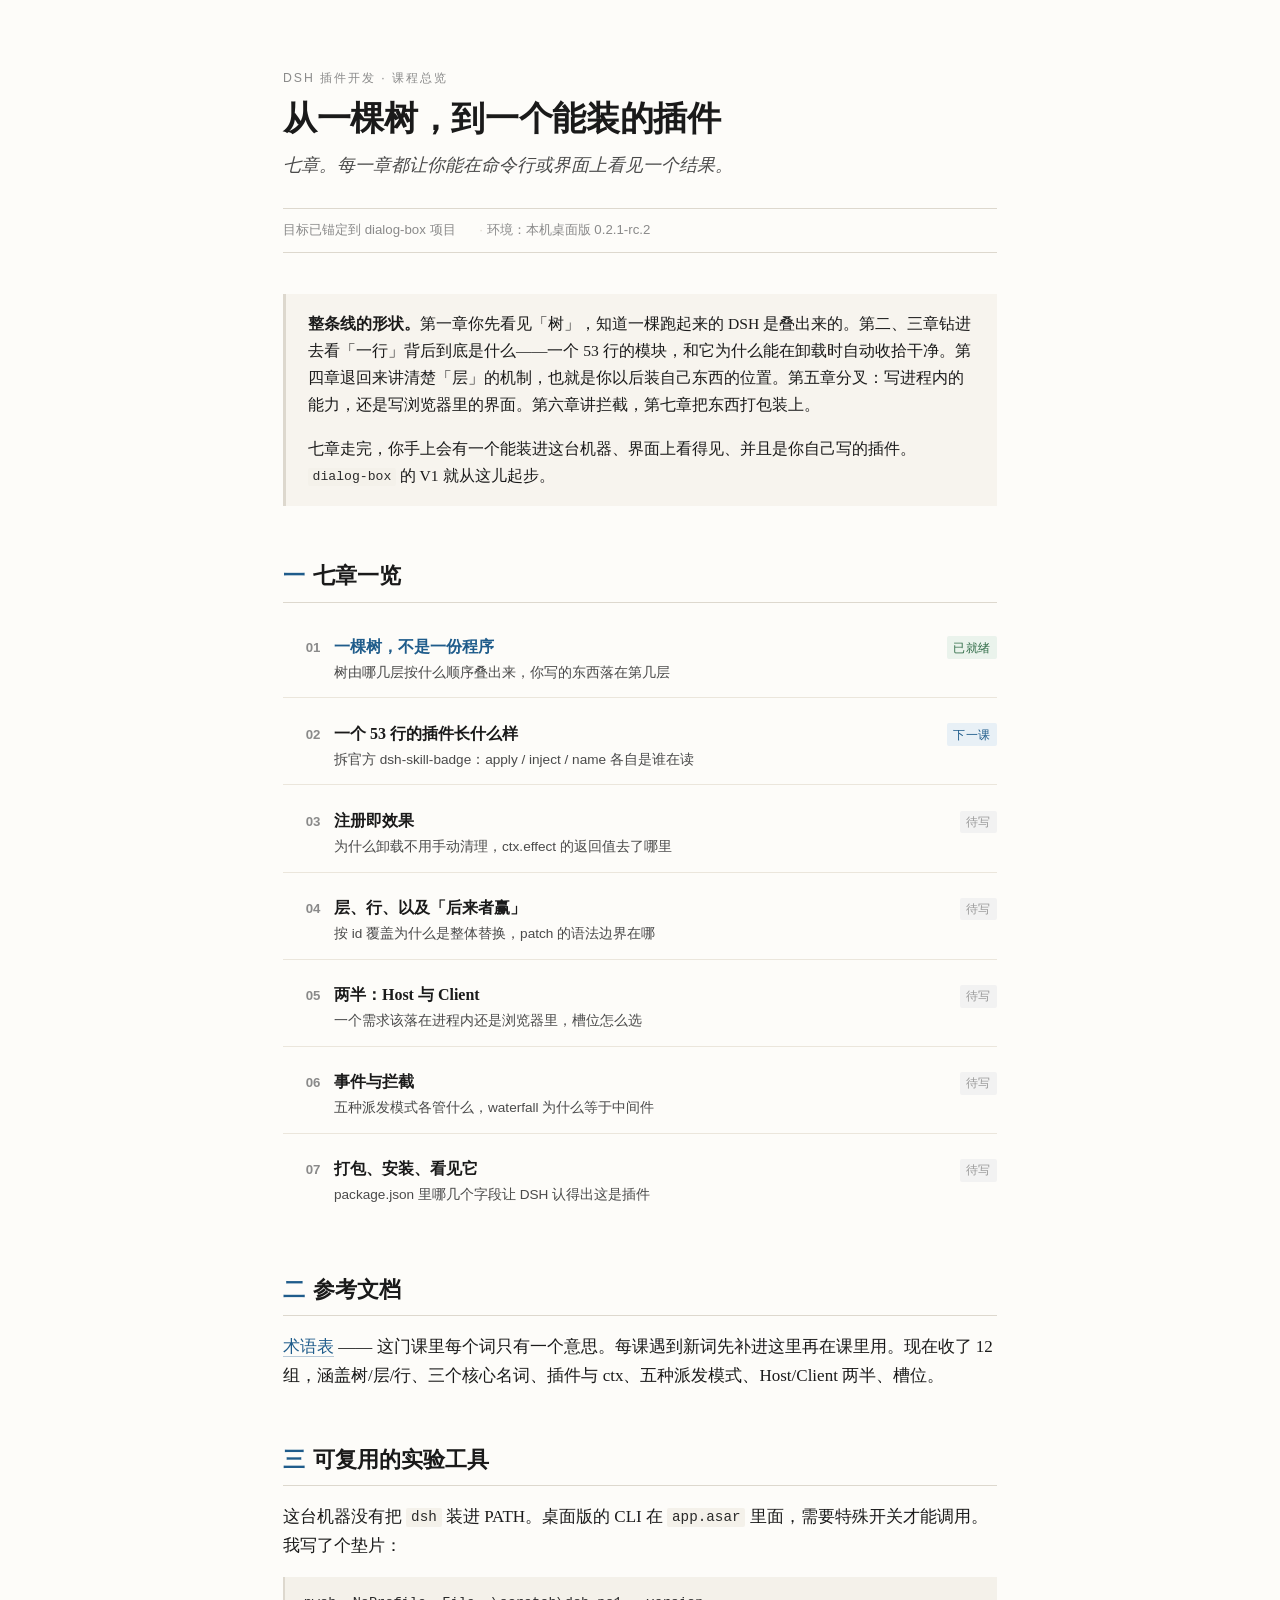
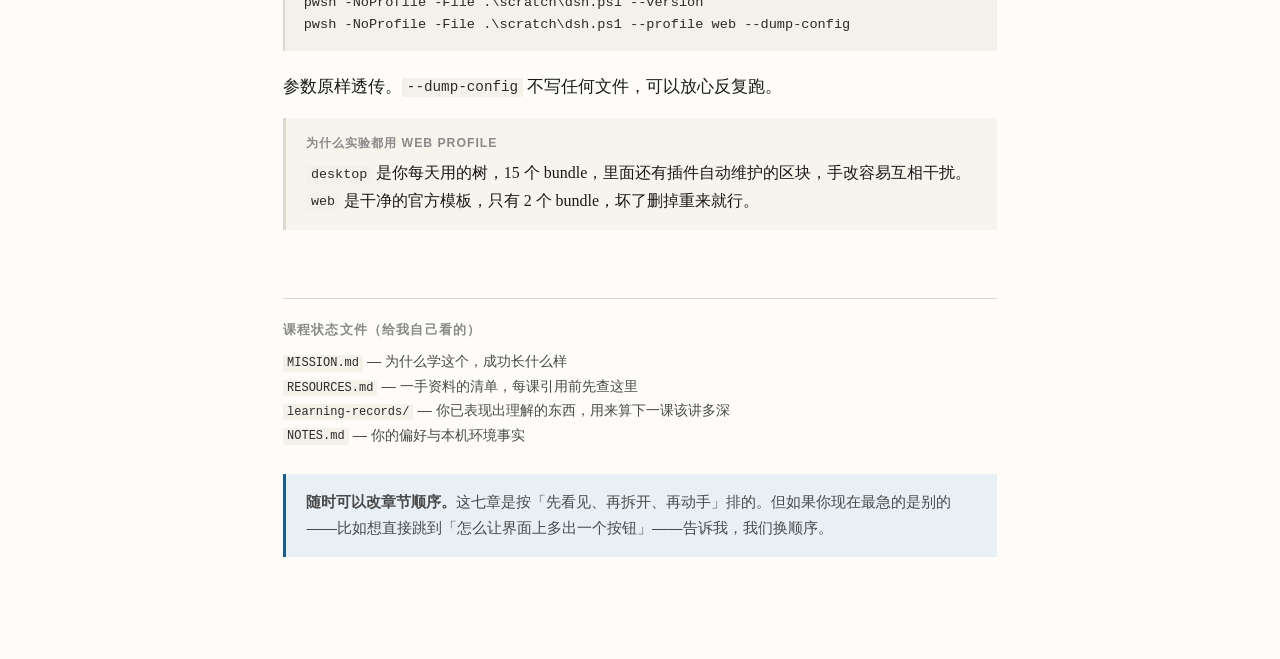
<file: index.html>
<!DOCTYPE html>
<html lang="zh-CN">
<head>
<meta charset="UTF-8">
<meta name="viewport" content="width=device-width, initial-scale=1.0">
<title>DSH 插件开发 · 课程总览</title>
<link rel="stylesheet" href="assets/course.css">
<style>
  .chapter-list { list-style: none; padding: 0; margin: 0 0 1.6rem; }
  .chapter-list li {
    display: grid;
    grid-template-columns: 2.2rem 1fr auto;
    gap: 0.8rem;
    padding: 0.85rem 0;
    border-bottom: 1px solid var(--rule-soft);
    align-items: baseline;
  }
  .chapter-list li:last-child { border-bottom: none; }
  .ch-num {
    font-family: var(--sans);
    font-size: 0.78rem;
    font-weight: 600;
    color: var(--ink-faint);
    text-align: right;
  }
  .ch-body { font-size: 0.94rem; }
  .ch-title { font-weight: 600; display: block; margin-bottom: 0.15rem; }
  .ch-title a { border-bottom: none; }
  .ch-title a:hover { border-bottom: 1px solid var(--accent); }
  .ch-answer {
    font-family: var(--sans);
    font-size: 0.8rem;
    color: var(--ink-soft);
    display: block;
    line-height: 1.5;
  }
  .ch-status {
    font-family: var(--sans);
    font-size: 0.7rem;
    letter-spacing: 0.05em;
    padding: 0.1em 0.5em;
    border-radius: 2px;
    white-space: nowrap;
  }
  .st-done { background: var(--ok-lt); color: var(--ok); }
  .st-next { background: var(--accent-lt); color: var(--accent); }
  .st-todo { background: #f2f2f2; color: #999; }
  .arc {
    background: var(--paper-warm);
    border-left: 3px solid var(--rule);
    padding: 1rem 1.3rem;
    margin: 0 0 2rem;
    font-size: 0.92rem;
  }
  .arc p:last-child { margin-bottom: 0; }
</style>
</head>
<body>

<div class="course-mark">DSH 插件开发 · 课程总览</div>
<h1>从一棵树，到一个能装的插件</h1>
<p class="subtitle">七章。每一章都让你能在命令行或界面上看见一个结果。</p>

<div class="meta-strip">
  <span>目标已锚定到 dialog-box 项目</span>
  <span>环境：本机桌面版 0.2.1-rc.2</span>
</div>

<div class="arc">
  <p><strong>整条线的形状。</strong>第一章你先看见「树」，知道一棵跑起来的 DSH 是叠出来的。第二、三章钻进去看「一行」背后到底是什么——一个 53 行的模块，和它为什么能在卸载时自动收拾干净。第四章退回来讲清楚「层」的机制，也就是你以后装自己东西的位置。第五章分叉：写进程内的能力，还是写浏览器里的界面。第六章讲拦截，第七章把东西打包装上。</p>
  <p>七章走完，你手上会有一个能装进这台机器、界面上看得见、并且是你自己写的插件。<code>dialog-box</code> 的 V1 就从这儿起步。</p>
</div>

<h2><span class="num">一</span>七章一览</h2>

<ul class="chapter-list">
  <li>
    <span class="ch-num">01</span>
    <span class="ch-body">
      <span class="ch-title"><a href="lessons/0001-a-tree-not-a-program.html">一棵树，不是一份程序</a></span>
      <span class="ch-answer">树由哪几层按什么顺序叠出来，你写的东西落在第几层</span>
    </span>
    <span class="ch-status st-done">已就绪</span>
  </li>
  <li>
    <span class="ch-num">02</span>
    <span class="ch-body">
      <span class="ch-title">一个 53 行的插件长什么样</span>
      <span class="ch-answer">拆官方 dsh-skill-badge：apply / inject / name 各自是谁在读</span>
    </span>
    <span class="ch-status st-next">下一课</span>
  </li>
  <li>
    <span class="ch-num">03</span>
    <span class="ch-body">
      <span class="ch-title">注册即效果</span>
      <span class="ch-answer">为什么卸载不用手动清理，ctx.effect 的返回值去了哪里</span>
    </span>
    <span class="ch-status st-todo">待写</span>
  </li>
  <li>
    <span class="ch-num">04</span>
    <span class="ch-body">
      <span class="ch-title">层、行、以及「后来者赢」</span>
      <span class="ch-answer">按 id 覆盖为什么是整体替换，patch 的语法边界在哪</span>
    </span>
    <span class="ch-status st-todo">待写</span>
  </li>
  <li>
    <span class="ch-num">05</span>
    <span class="ch-body">
      <span class="ch-title">两半：Host 与 Client</span>
      <span class="ch-answer">一个需求该落在进程内还是浏览器里，槽位怎么选</span>
    </span>
    <span class="ch-status st-todo">待写</span>
  </li>
  <li>
    <span class="ch-num">06</span>
    <span class="ch-body">
      <span class="ch-title">事件与拦截</span>
      <span class="ch-answer">五种派发模式各管什么，waterfall 为什么等于中间件</span>
    </span>
    <span class="ch-status st-todo">待写</span>
  </li>
  <li>
    <span class="ch-num">07</span>
    <span class="ch-body">
      <span class="ch-title">打包、安装、看见它</span>
      <span class="ch-answer">package.json 里哪几个字段让 DSH 认得出这是插件</span>
    </span>
    <span class="ch-status st-todo">待写</span>
  </li>
</ul>

<h2><span class="num">二</span>参考文档</h2>

<p><a href="reference/glossary.html">术语表</a> —— 这门课里每个词只有一个意思。每课遇到新词先补进这里再在课里用。现在收了 12 组，涵盖树/层/行、三个核心名词、插件与 ctx、五种派发模式、Host/Client 两半、槽位。</p>

<h2><span class="num">三</span>可复用的实验工具</h2>

<p>这台机器没有把 <code>dsh</code> 装进 PATH。桌面版的 CLI 在 <code>app.asar</code> 里面，需要特殊开关才能调用。我写了个垫片：</p>

<pre><code>pwsh -NoProfile -File .\scratch\dsh.ps1 --version
pwsh -NoProfile -File .\scratch\dsh.ps1 --profile web --dump-config</code></pre>

<p>参数原样透传。<code>--dump-config</code> 不写任何文件，可以放心反复跑。</p>

<div class="note">
  <span class="label">为什么实验都用 web profile</span>
  <p><code>desktop</code> 是你每天用的树，15 个 bundle，里面还有插件自动维护的区块，手改容易互相干扰。<code>web</code> 是干净的官方模板，只有 2 个 bundle，坏了删掉重来就行。</p>
</div>

<div class="lesson-footer">
  <h3>课程状态文件（给我自己看的）</h3>
  <p>
    <code>MISSION.md</code> — 为什么学这个，成功长什么样<br>
    <code>RESOURCES.md</code> — 一手资料的清单，每课引用前先查这里<br>
    <code>learning-records/</code> — 你已表现出理解的东西，用来算下一课该讲多深<br>
    <code>NOTES.md</code> — 你的偏好与本机环境事实
  </p>

  <div class="ask-teacher">
    <p><strong>随时可以改章节顺序。</strong>这七章是按「先看见、再拆开、再动手」排的。但如果你现在最急的是别的——比如想直接跳到「怎么让界面上多出一个按钮」——告诉我，我们换顺序。</p>
  </div>
</div>

</body>
</html>
</file>
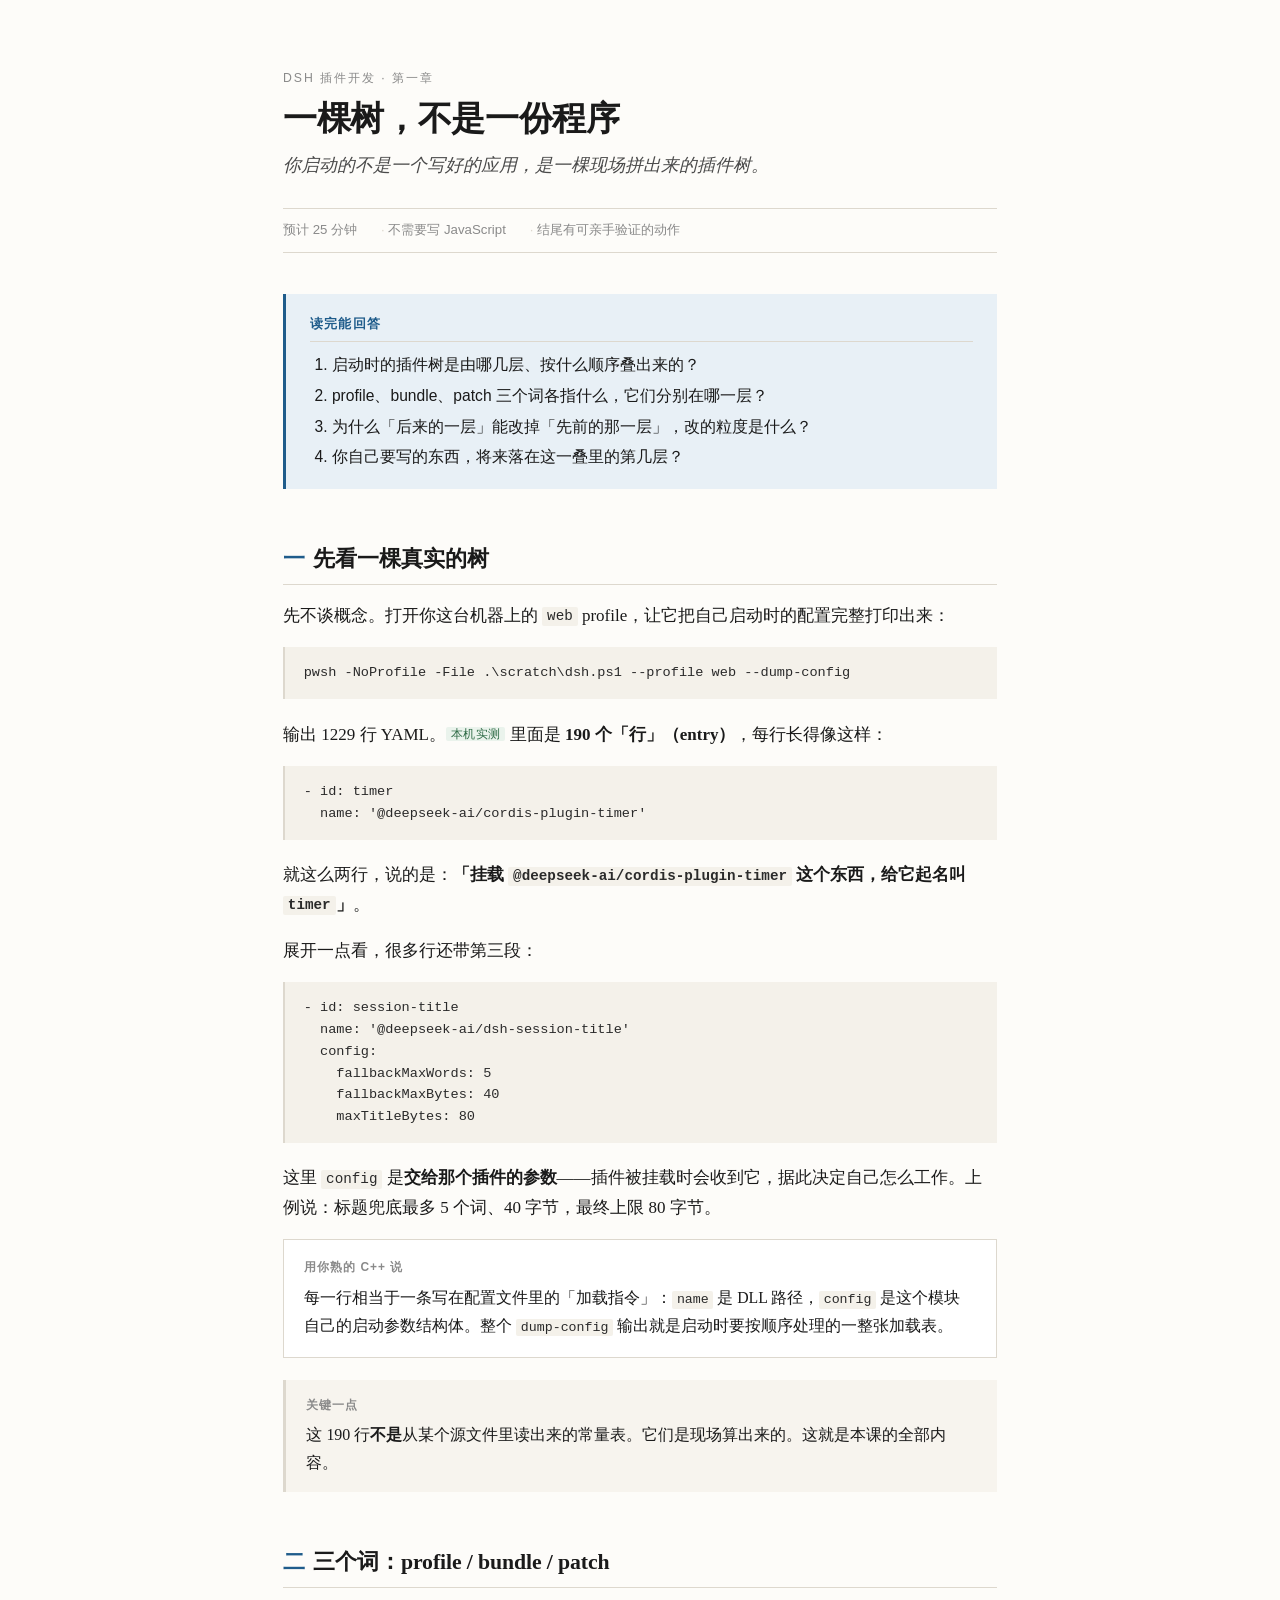
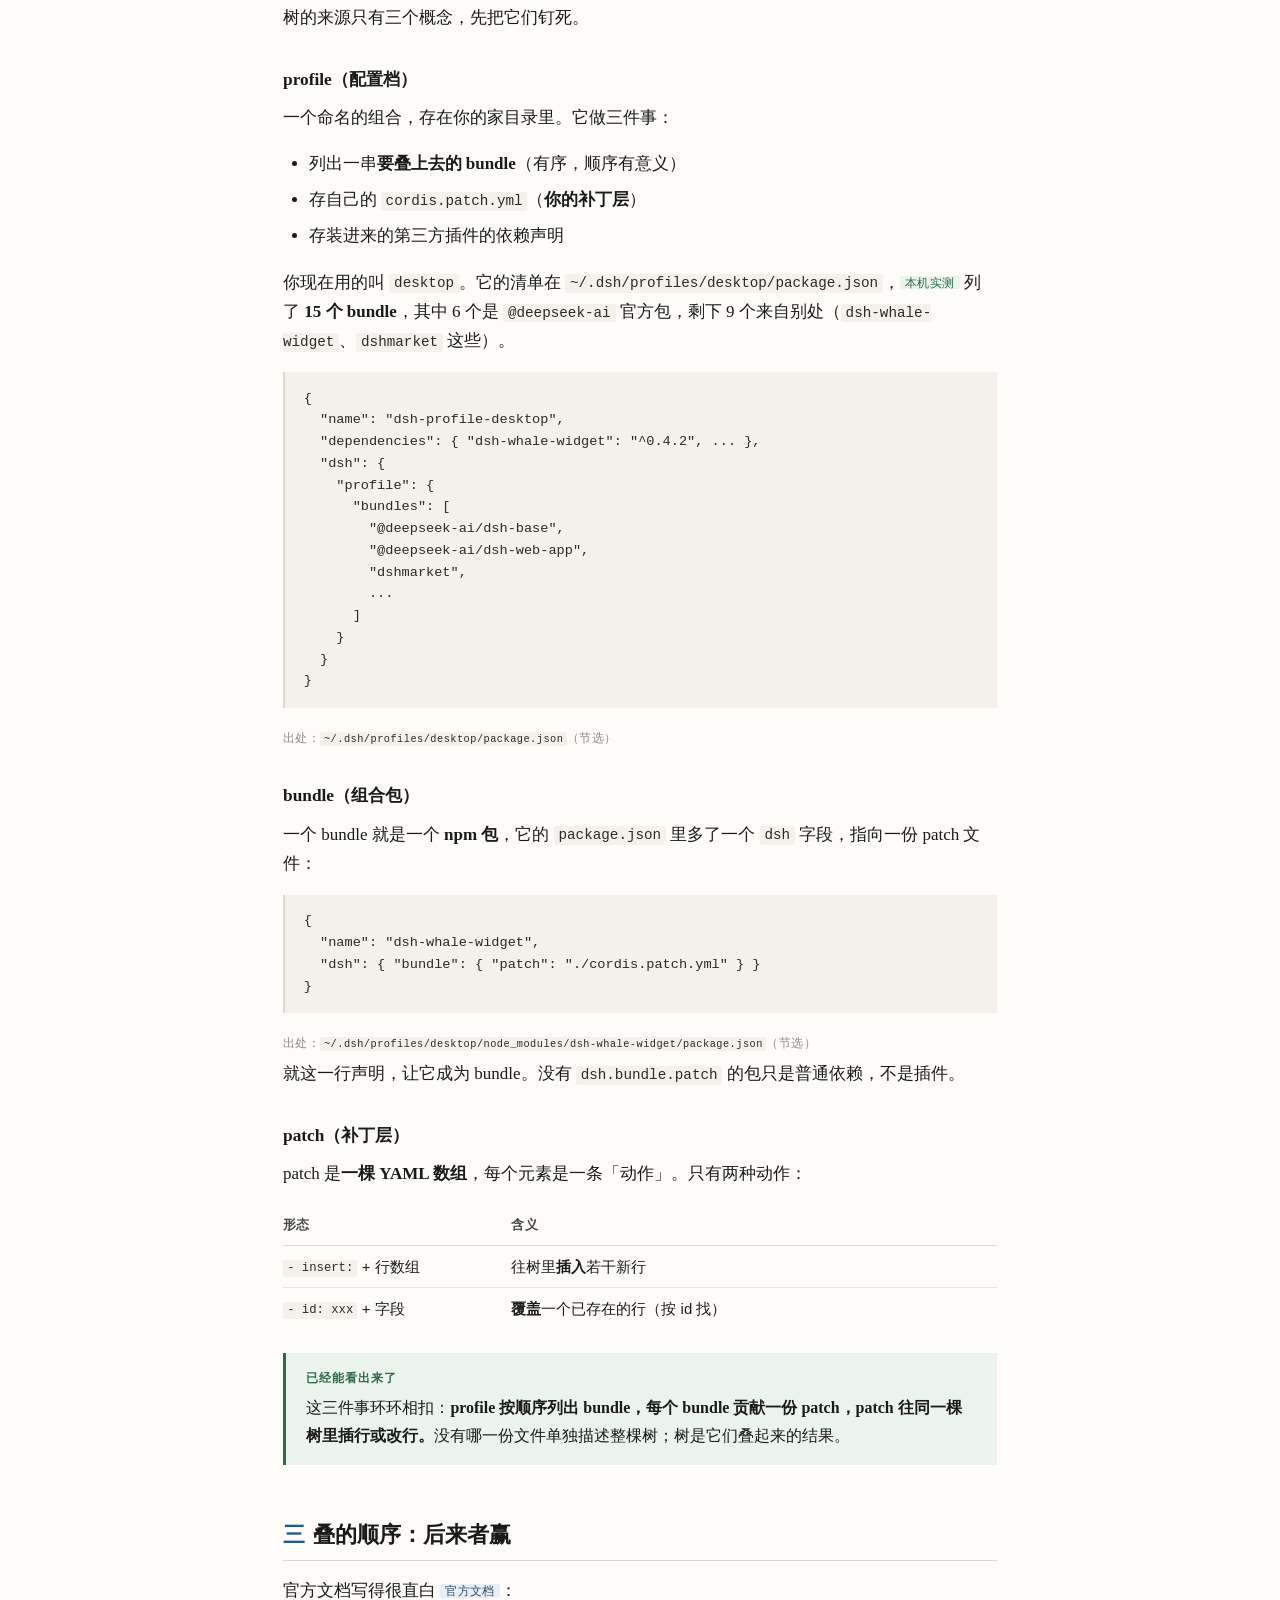
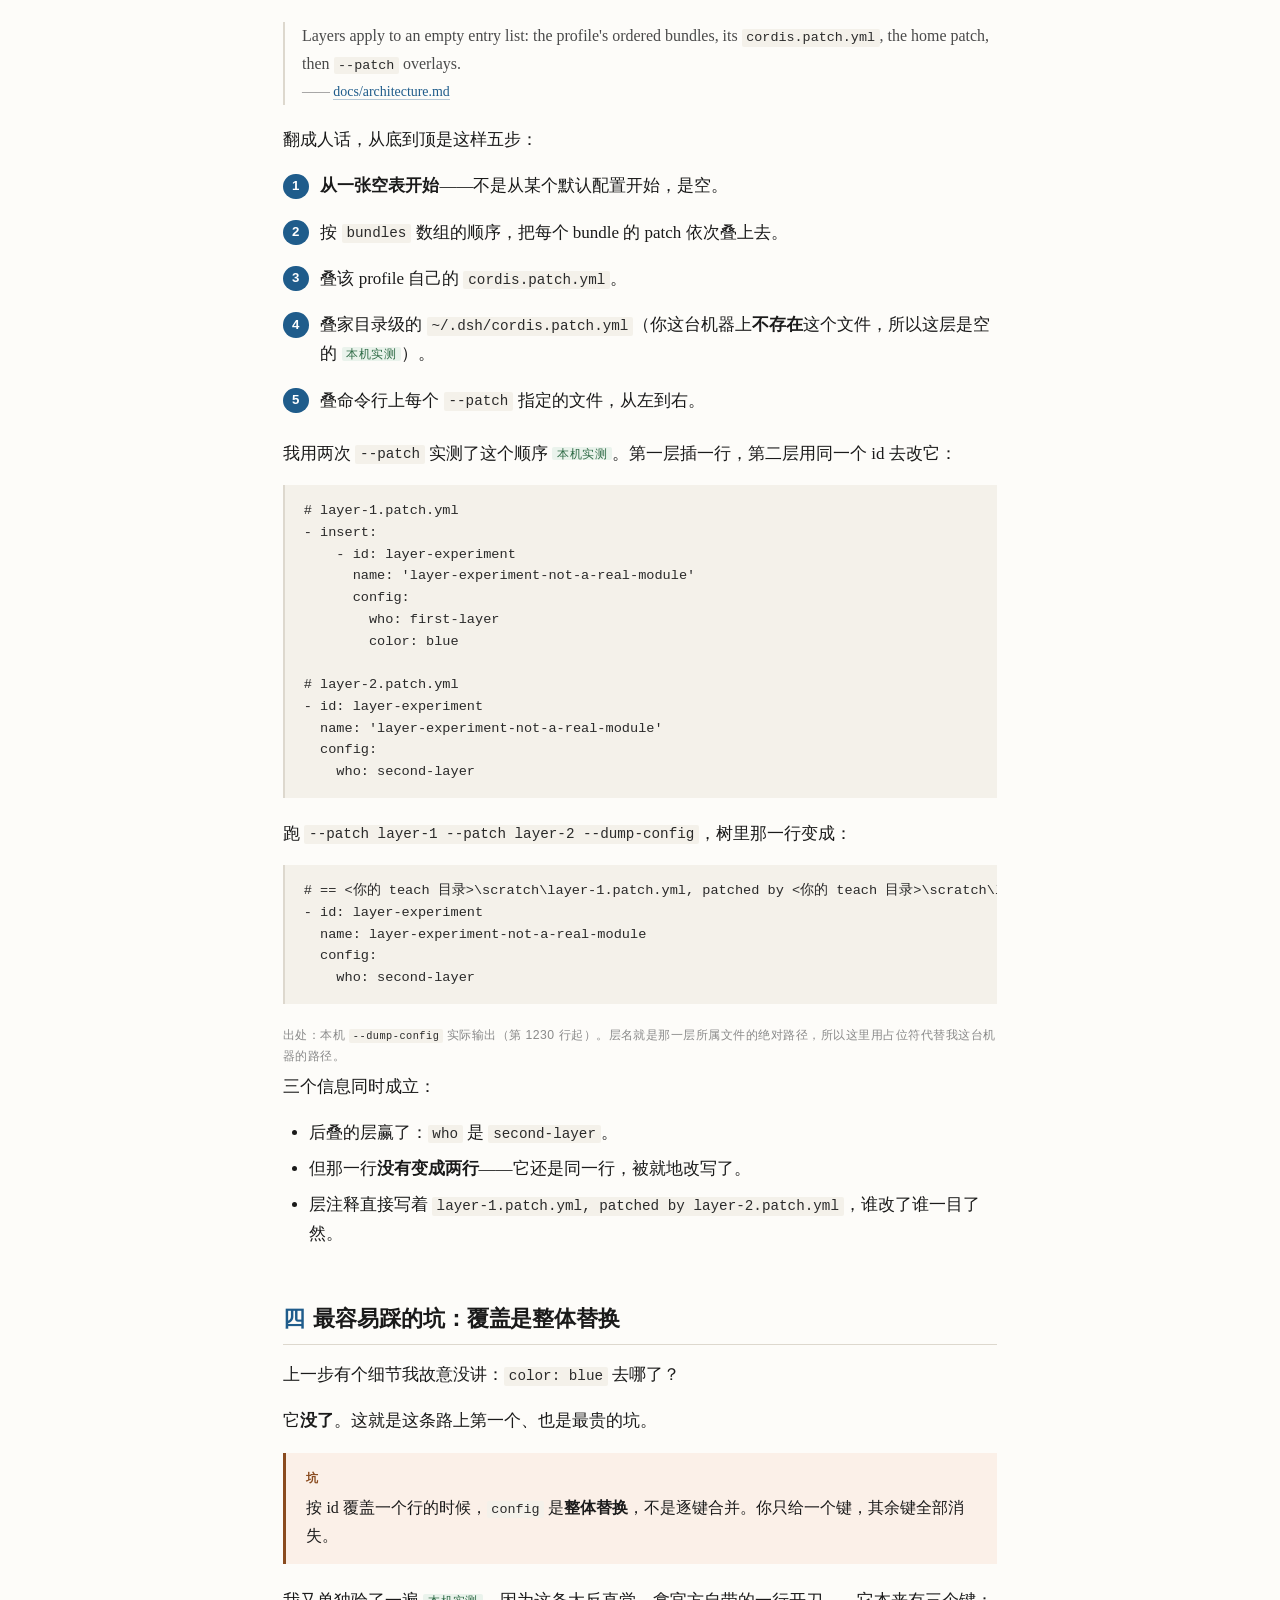
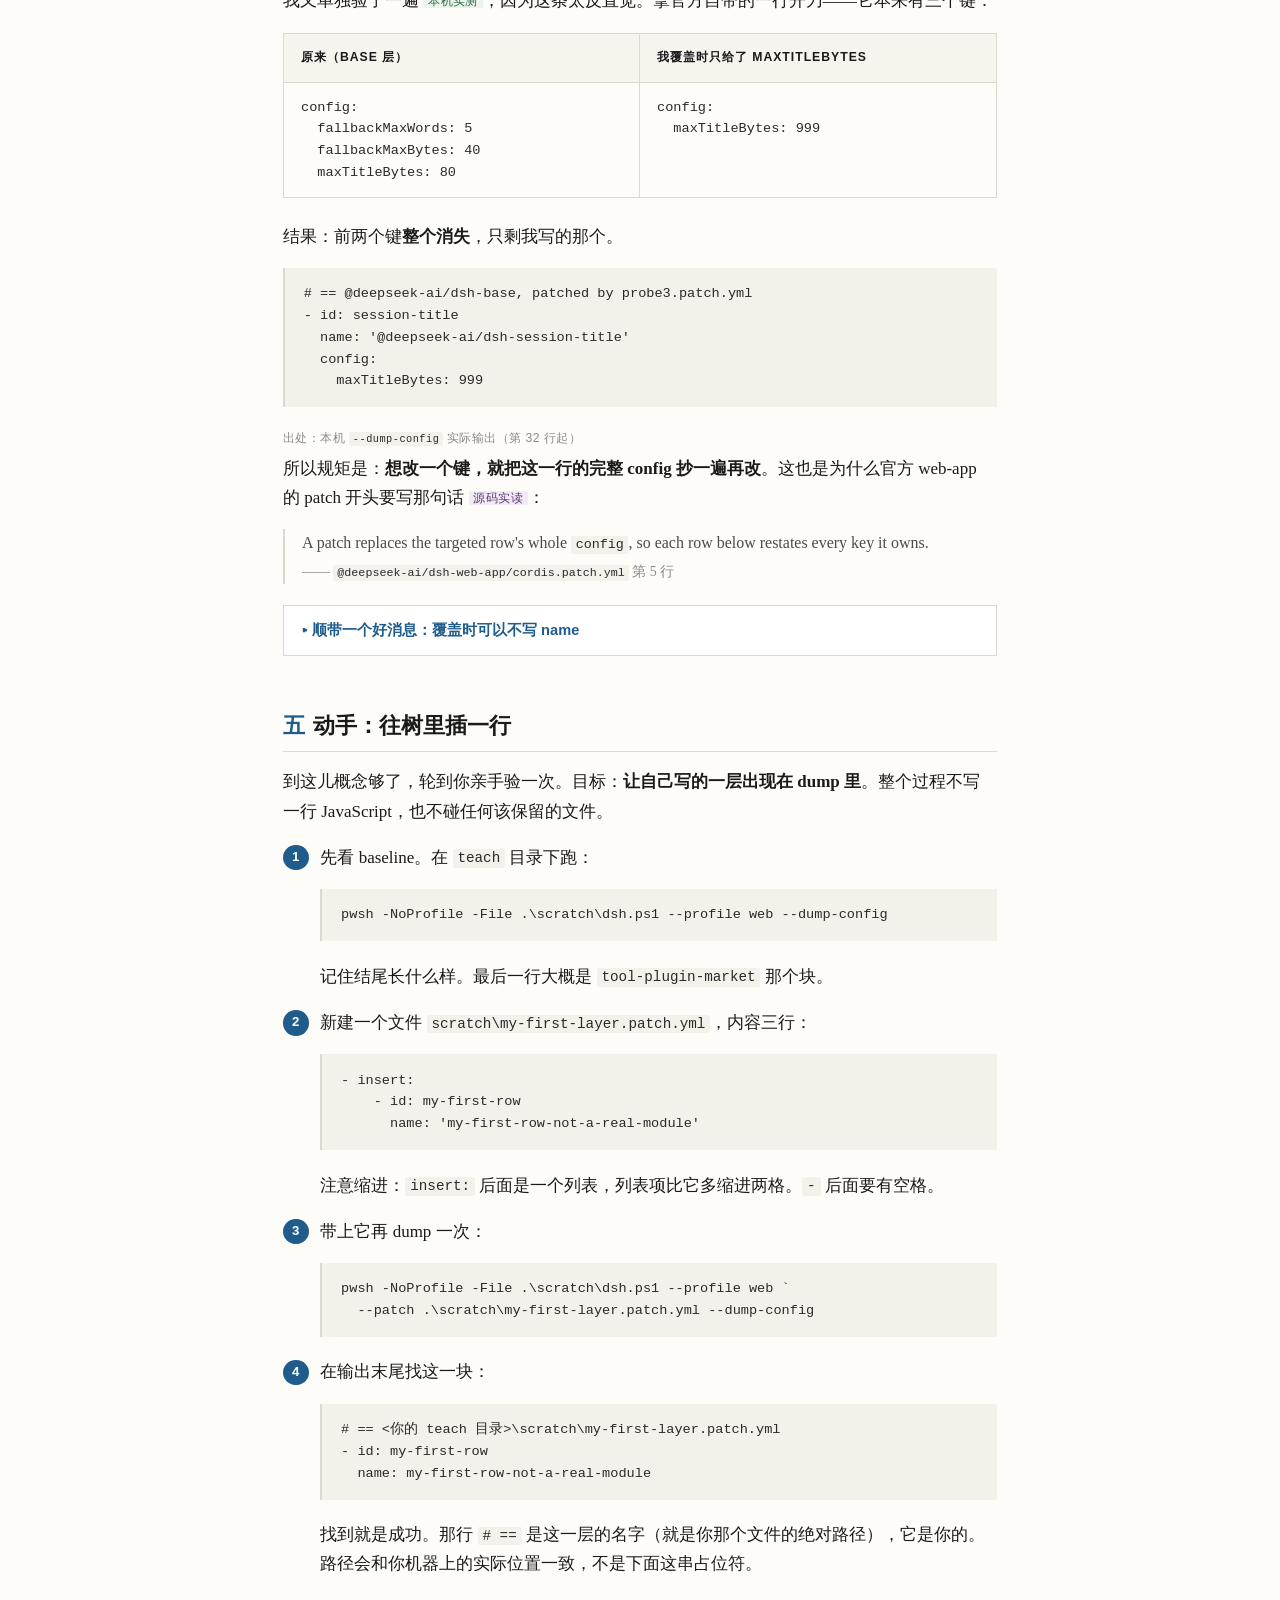
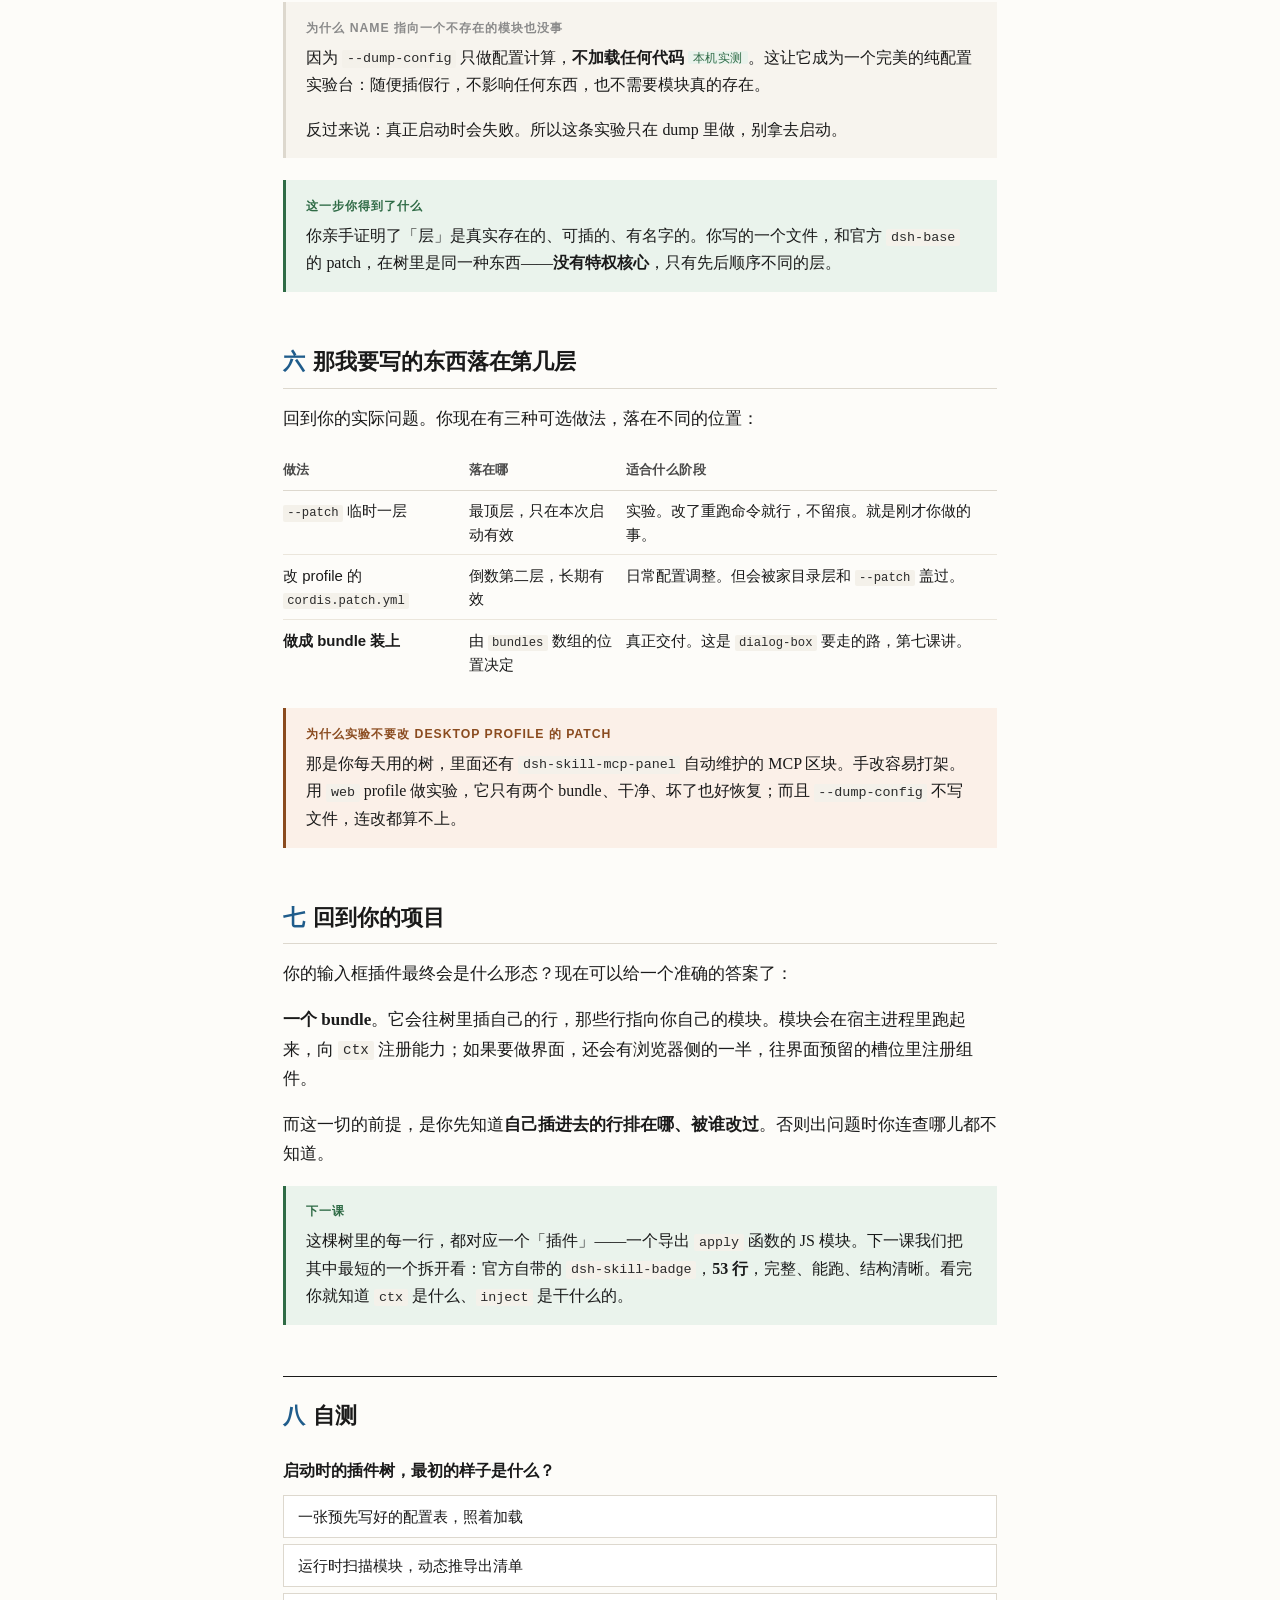
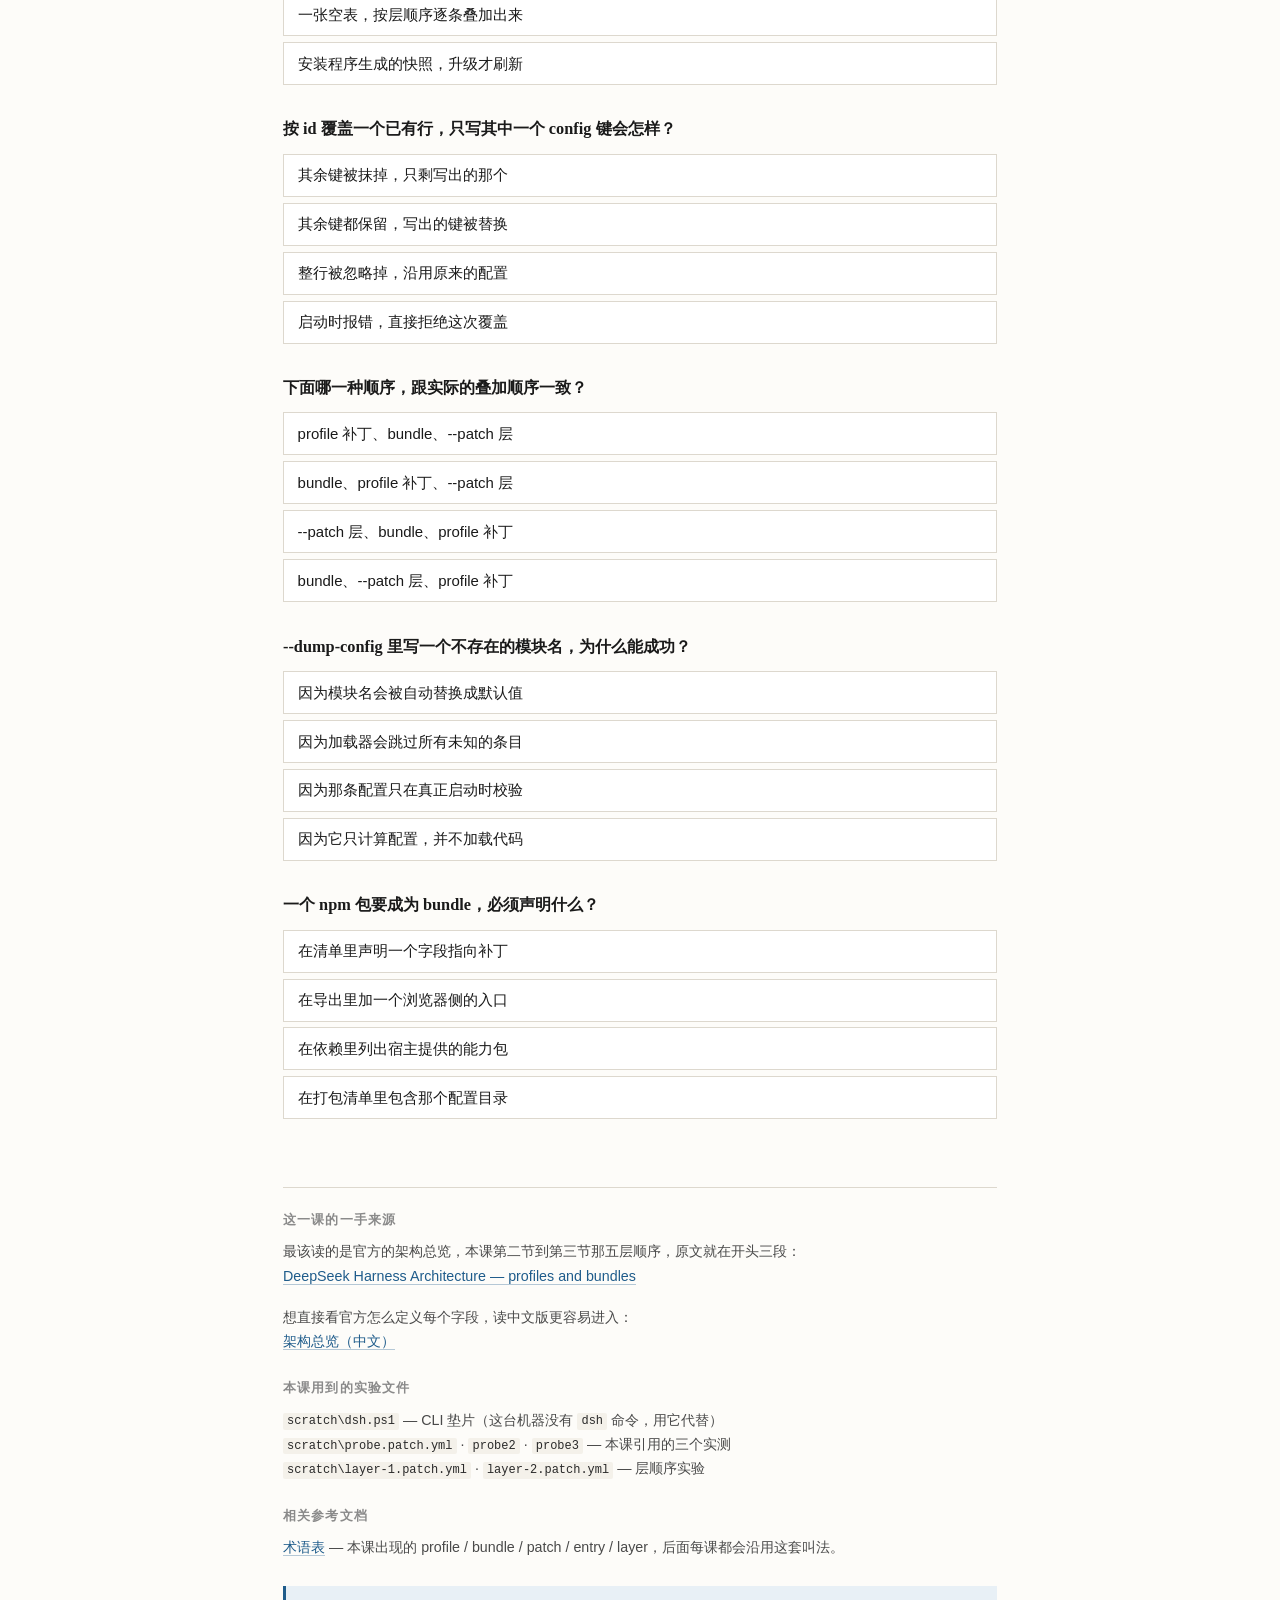
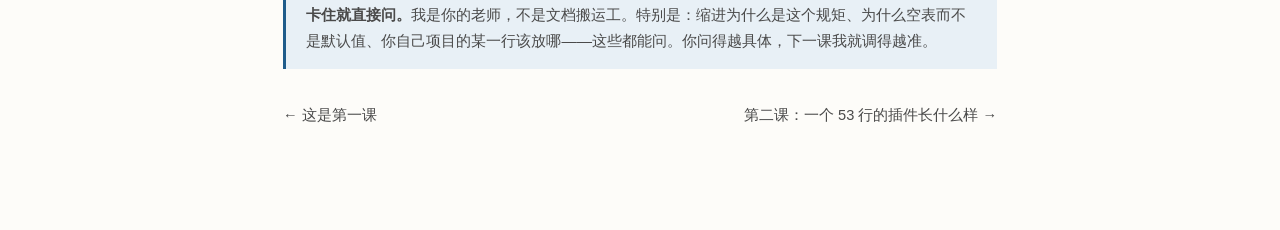
<file: lessons/0001-a-tree-not-a-program.html>
<!DOCTYPE html>
<html lang="zh-CN">
<head>
<meta charset="UTF-8">
<meta name="viewport" content="width=device-width, initial-scale=1.0">
<title>第一课 · 一棵树，不是一份程序</title>
<link rel="stylesheet" href="../assets/course.css">
</head>
<body>

<div class="course-mark">DSH 插件开发 · 第一章</div>
<h1>一棵树，不是一份程序</h1>
<p class="subtitle">你启动的不是一个写好的应用，是一棵现场拼出来的插件树。</p>

<div class="meta-strip">
  <span>预计 25 分钟</span>
  <span>不需要写 JavaScript</span>
  <span>结尾有可亲手验证的动作</span>
</div>

<div class="objectives">
  <h2>读完能回答</h2>
  <ol>
    <li>启动时的插件树是由哪几层、按什么顺序叠出来的？</li>
    <li>profile、bundle、patch 三个词各指什么，它们分别在哪一层？</li>
    <li>为什么「后来的一层」能改掉「先前的那一层」，改的粒度是什么？</li>
    <li>你自己要写的东西，将来落在这一叠里的第几层？</li>
  </ol>
</div>

<h2><span class="num">一</span>先看一棵真实的树</h2>

<p>先不谈概念。打开你这台机器上的 <code>web</code> profile，让它把自己启动时的配置完整打印出来：</p>

<pre><code>pwsh -NoProfile -File .\scratch\dsh.ps1 --profile web --dump-config</code></pre>

<p>输出 1229 行 YAML。<span class="tag tag-test">本机实测</span> 里面是 <strong>190 个「行」（entry）</strong>，每行长得像这样：</p>

<pre><code>- id: timer
  name: '@deepseek-ai/cordis-plugin-timer'</code></pre>

<p>就这么两行，说的是：<strong>「挂载 <code>@deepseek-ai/cordis-plugin-timer</code> 这个东西，给它起名叫 <code>timer</code>」</strong>。</p>

<p>展开一点看，很多行还带第三段：</p>

<pre><code>- id: session-title
  name: '@deepseek-ai/dsh-session-title'
  config:
    fallbackMaxWords: 5
    fallbackMaxBytes: 40
    maxTitleBytes: 80</code></pre>

<p>这里 <code>config</code> 是<strong>交给那个插件的参数</strong>——插件被挂载时会收到它，据此决定自己怎么工作。上例说：标题兜底最多 5 个词、40 字节，最终上限 80 字节。</p>

<div class="analogy">
  <span class="label">用你熟的 C++ 说</span>
  <p>每一行相当于一条写在配置文件里的「加载指令」：<code>name</code> 是 DLL 路径，<code>config</code> 是这个模块自己的启动参数结构体。整个 <code>dump-config</code> 输出就是启动时要按顺序处理的一整张加载表。</p>
</div>

<div class="note">
  <span class="label">关键一点</span>
  <p>这 190 行<strong>不是</strong>从某个源文件里读出来的常量表。它们是现场算出来的。这就是本课的全部内容。</p>
</div>

<h2><span class="num">二</span>三个词：profile / bundle / patch</h2>

<p>树的来源只有三个概念，先把它们钉死。</p>

<h3>profile（配置档）</h3>

<p>一个命名的组合，存在你的家目录里。它做三件事：</p>
<ul>
  <li>列出一串<strong>要叠上去的 bundle</strong>（有序，顺序有意义）</li>
  <li>存自己的 <code>cordis.patch.yml</code>（<strong>你的补丁层</strong>）</li>
  <li>存装进来的第三方插件的依赖声明</li>
</ul>

<p>你现在用的叫 <code>desktop</code>。它的清单在 <code>~/.dsh/profiles/desktop/package.json</code>，<span class="tag tag-test">本机实测</span> 列了 <strong>15 个 bundle</strong>，其中 6 个是 <code>@deepseek-ai</code> 官方包，剩下 9 个来自别处（<code>dsh-whale-widget</code>、<code>dshmarket</code> 这些）。</p>

<pre><code>{
  "name": "dsh-profile-desktop",
  "dependencies": { "dsh-whale-widget": "^0.4.2", ... },
  "dsh": {
    "profile": {
      "bundles": [
        "@deepseek-ai/dsh-base",
        "@deepseek-ai/dsh-web-app",
        "dshmarket",
        ...
      ]
    }
  }
}</code></pre>

<p class="code-label">出处：<code>~/.dsh/profiles/desktop/package.json</code>（节选）</p>

<h3>bundle（组合包）</h3>

<p>一个 bundle 就是一个 <strong>npm 包</strong>，它的 <code>package.json</code> 里多了一个 <code>dsh</code> 字段，指向一份 patch 文件：</p>

<pre><code>{
  "name": "dsh-whale-widget",
  "dsh": { "bundle": { "patch": "./cordis.patch.yml" } }
}</code></pre>

<p class="code-label">出处：<code>~/.dsh/profiles/desktop/node_modules/dsh-whale-widget/package.json</code>（节选）</p>

<p>就这一行声明，让它成为 bundle。没有 <code>dsh.bundle.patch</code> 的包只是普通依赖，不是插件。</p>

<h3>patch（补丁层）</h3>

<p>patch 是<strong>一棵 YAML 数组</strong>，每个元素是一条「动作」。只有两种动作：</p>

<table>
  <thead>
    <tr><th style="width:32%">形态</th><th>含义</th></tr>
  </thead>
  <tbody>
    <tr><td><code>- insert:</code> + 行数组</td><td>往树里<strong>插入</strong>若干新行</td></tr>
    <tr><td><code>- id: xxx</code> + 字段</td><td><strong>覆盖</strong>一个已存在的行（按 id 找）</td></tr>
  </tbody>
</table>

<div class="win">
  <span class="label">已经能看出来了</span>
  <p>这三件事环环相扣：<strong>profile 按顺序列出 bundle，每个 bundle 贡献一份 patch，patch 往同一棵树里插行或改行。</strong>没有哪一份文件单独描述整棵树；树是它们叠起来的结果。</p>
</div>

<h2><span class="num">三</span>叠的顺序：后来者赢</h2>

<p>官方文档写得很直白 <span class="tag tag-doc">官方文档</span>：</p>

<blockquote style="margin:0 0 1.2rem;padding-left:1rem;border-left:2px solid var(--rule);color:var(--ink-soft);font-size:0.94rem;">
  Layers apply to an empty entry list: the profile's ordered bundles, its <code>cordis.patch.yml</code>, the home patch, then <code>--patch</code> overlays.<br>
  <span style="font-size:0.82rem;color:var(--ink-faint)">—— <a href="https://github.com/deepseek-ai/deepseek-harness/blob/master/docs/architecture.md">docs/architecture.md</a></span>
</blockquote>

<p>翻成人话，从底到顶是这样五步：</p>

<ol class="action-steps">
  <li><strong>从一张空表开始</strong>——不是从某个默认配置开始，是空。</li>
  <li>按 <code>bundles</code> 数组的顺序，把每个 bundle 的 patch 依次叠上去。</li>
  <li>叠该 profile 自己的 <code>cordis.patch.yml</code>。</li>
  <li>叠家目录级的 <code>~/.dsh/cordis.patch.yml</code>（你这台机器上<strong>不存在</strong>这个文件，所以这层是空的 <span class="tag tag-test">本机实测</span>）。</li>
  <li>叠命令行上每个 <code>--patch</code> 指定的文件，从左到右。</li>
</ol>

<p>我用两次 <code>--patch</code> 实测了这个顺序 <span class="tag tag-test">本机实测</span>。第一层插一行，第二层用同一个 id 去改它：</p>

<pre><code># layer-1.patch.yml
- insert:
    - id: layer-experiment
      name: 'layer-experiment-not-a-real-module'
      config:
        who: first-layer
        color: blue

# layer-2.patch.yml
- id: layer-experiment
  name: 'layer-experiment-not-a-real-module'
  config:
    who: second-layer</code></pre>

<p>跑 <code>--patch layer-1 --patch layer-2 --dump-config</code>，树里那一行变成：</p>

<pre><code># == &lt;你的 teach 目录&gt;\scratch\layer-1.patch.yml, patched by &lt;你的 teach 目录&gt;\scratch\layer-2.patch.yml
- id: layer-experiment
  name: layer-experiment-not-a-real-module
  config:
    who: second-layer</code></pre>

<p class="code-label">出处：本机 <code>--dump-config</code> 实际输出（第 1230 行起）。层名就是那一层所属文件的绝对路径，所以这里用占位符代替我这台机器的路径。</p>

<p>三个信息同时成立：</p>

<ul>
  <li>后叠的层赢了：<code>who</code> 是 <code>second-layer</code>。</li>
  <li>但那一行<strong>没有变成两行</strong>——它还是同一行，被就地改写了。</li>
  <li>层注释直接写着 <code>layer-1.patch.yml, patched by layer-2.patch.yml</code>，谁改了谁一目了然。</li>
</ul>

<h2><span class="num">四</span>最容易踩的坑：覆盖是整体替换</h2>

<p>上一步有个细节我故意没讲：<code>color: blue</code> 去哪了？</p>

<p>它<strong>没了</strong>。这就是这条路上第一个、也是最贵的坑。</p>

<div class="warn">
  <span class="label">坑</span>
  <p>按 id 覆盖一个行的时候，<code>config</code> 是<strong>整体替换</strong>，不是逐键合并。你只给一个键，其余键全部消失。</p>
</div>

<p>我又单独验了一遍 <span class="tag tag-test">本机实测</span>，因为这条太反直觉。拿官方自带的一行开刀——它本来有三个键：</p>

<div class="before-after">
  <div class="head left">原来（base 层）</div>
  <div class="head">我覆盖时只给了 maxTitleBytes</div>
  <div class="left">
<pre style="margin:0;border:none;background:none;padding:0"><code>config:
  fallbackMaxWords: 5
  fallbackMaxBytes: 40
  maxTitleBytes: 80</code></pre>
  </div>
  <div>
<pre style="margin:0;border:none;background:none;padding:0"><code>config:
  maxTitleBytes: 999</code></pre>
  </div>
</div>

<p>结果：前两个键<strong>整个消失</strong>，只剩我写的那个。</p>

<pre><code># == @deepseek-ai/dsh-base, patched by probe3.patch.yml
- id: session-title
  name: '@deepseek-ai/dsh-session-title'
  config:
    maxTitleBytes: 999</code></pre>

<p class="code-label">出处：本机 <code>--dump-config</code> 实际输出（第 32 行起）</p>

<p>所以规矩是：<strong>想改一个键，就把这一行的完整 config 抄一遍再改</strong>。这也是为什么官方 web-app 的 patch 开头要写那句话 <span class="tag tag-src">源码实读</span>：</p>

<blockquote style="margin:0 0 1.2rem;padding-left:1rem;border-left:2px solid var(--rule);color:var(--ink-soft);font-size:0.94rem;">
  A patch replaces the targeted row's whole <code>config</code>, so each row below restates every key it owns.<br>
  <span style="font-size:0.82rem;color:var(--ink-faint)">—— <code>@deepseek-ai/dsh-web-app/cordis.patch.yml</code> 第 5 行</span>
</blockquote>

<details>
  <summary>顺带一个好消息：覆盖时可以不写 name</summary>
  <p>上面那次覆盖，我故意只写了 <code>id</code> 和 <code>config</code>，没写 <code>name</code>。dump 出来那一行仍然带着原来的 <code>name</code>。<span class="tag tag-test">本机实测</span></p>
  <p>所以覆盖时你只需要交代「改哪个键」，不用重复它是什么模块。但 <code>config</code> 还是要抄全——这两件事不一样。</p>
</details>

<h2><span class="num">五</span>动手：往树里插一行</h2>

<p>到这儿概念够了，轮到你亲手验一次。目标：<strong>让自己写的一层出现在 dump 里</strong>。整个过程不写一行 JavaScript，也不碰任何该保留的文件。</p>

<ol class="action-steps">
  <li>
    <p>先看 baseline。在 <code>teach</code> 目录下跑：</p>
    <pre><code>pwsh -NoProfile -File .\scratch\dsh.ps1 --profile web --dump-config</code></pre>
    <p>记住结尾长什么样。最后一行大概是 <code>tool-plugin-market</code> 那个块。</p>
  </li>
  <li>
    <p>新建一个文件 <code>scratch\my-first-layer.patch.yml</code>，内容三行：</p>
    <pre><code>- insert:
    - id: my-first-row
      name: 'my-first-row-not-a-real-module'</code></pre>
    <p>注意缩进：<code>insert:</code> 后面是一个列表，列表项比它多缩进两格。<code>-</code> 后面要有空格。</p>
  </li>
  <li>
    <p>带上它再 dump 一次：</p>
    <pre><code>pwsh -NoProfile -File .\scratch\dsh.ps1 --profile web `
  --patch .\scratch\my-first-layer.patch.yml --dump-config</code></pre>
  </li>
  <li>
    <p>在输出末尾找这一块：</p>
    <pre><code># == &lt;你的 teach 目录&gt;\scratch\my-first-layer.patch.yml
- id: my-first-row
  name: my-first-row-not-a-real-module</code></pre>
    <p>找到就是成功。那行 <code># ==</code> 是这一层的名字（就是你那个文件的绝对路径），它是你的。路径会和你机器上的实际位置一致，不是下面这串占位符。</p>
  </li>
</ol>

<div class="note">
  <span class="label">为什么 name 指向一个不存在的模块也没事</span>
  <p>因为 <code>--dump-config</code> 只做配置计算，<strong>不加载任何代码</strong> <span class="tag tag-test">本机实测</span>。这让它成为一个完美的纯配置实验台：随便插假行，不影响任何东西，也不需要模块真的存在。</p>
  <p>反过来说：真正启动时会失败。所以这条实验只在 dump 里做，别拿去启动。</p>
</div>

<div class="win">
  <span class="label">这一步你得到了什么</span>
  <p>你亲手证明了「层」是真实存在的、可插的、有名字的。你写的一个文件，和官方 <code>dsh-base</code> 的 patch，在树里是同一种东西——<strong>没有特权核心</strong>，只有先后顺序不同的层。</p>
</div>

<h2><span class="num">六</span>那我要写的东西落在第几层</h2>

<p>回到你的实际问题。你现在有三种可选做法，落在不同的位置：</p>

<table>
  <thead>
    <tr><th style="width:26%">做法</th><th style="width:22%">落在哪</th><th>适合什么阶段</th></tr>
  </thead>
  <tbody>
    <tr>
      <td><code>--patch</code> 临时一层</td>
      <td>最顶层，只在本次启动有效</td>
      <td>实验。改了重跑命令就行，不留痕。就是刚才你做的事。</td>
    </tr>
    <tr>
      <td>改 profile 的 <code>cordis.patch.yml</code></td>
      <td>倒数第二层，长期有效</td>
      <td>日常配置调整。但会被家目录层和 <code>--patch</code> 盖过。</td>
    </tr>
    <tr>
      <td><strong>做成 bundle 装上</strong></td>
      <td>由 <code>bundles</code> 数组的位置决定</td>
      <td>真正交付。这是 <code>dialog-box</code> 要走的路，第七课讲。</td>
    </tr>
  </tbody>
</table>

<div class="warn">
  <span class="label">为什么实验不要改 desktop profile 的 patch</span>
  <p>那是你每天用的树，里面还有 <code>dsh-skill-mcp-panel</code> 自动维护的 MCP 区块。手改容易打架。用 <code>web</code> profile 做实验，它只有两个 bundle、干净、坏了也好恢复；而且 <code>--dump-config</code> 不写文件，连改都算不上。</p>
</div>

<h2><span class="num">七</span>回到你的项目</h2>

<p>你的输入框插件最终会是什么形态？现在可以给一个准确的答案了：</p>

<p><strong>一个 bundle</strong>。它会往树里插自己的行，那些行指向你自己的模块。模块会在宿主进程里跑起来，向 <code>ctx</code> 注册能力；如果要做界面，还会有浏览器侧的一半，往界面预留的槽位里注册组件。</p>

<p>而这一切的前提，是你先知道<strong>自己插进去的行排在哪、被谁改过</strong>。否则出问题时你连查哪儿都不知道。</p>

<div class="win">
  <span class="label">下一课</span>
  <p>这棵树里的每一行，都对应一个「插件」——一个导出 <code>apply</code> 函数的 JS 模块。下一课我们把其中最短的一个拆开看：官方自带的 <code>dsh-skill-badge</code>，<strong>53 行</strong>，完整、能跑、结构清晰。看完你就知道 <code>ctx</code> 是什么、<code>inject</code> 是干什么的。</p>
</div>

<div class="quiz">
  <h2><span class="num">八</span>自测</h2>

  <div class="quiz-item" data-correct="2" data-why="树从一张空表开始，由 bundles 依次叠加、再叠 profile 的 patch、再叠 --patch 得到。没有任何一份文件单独描述整棵树——这正是「一切皆插件」的实现方式。">
    <div class="quiz-q">启动时的插件树，最初的样子是什么？</div>
    <ul class="quiz-options">
      <li>一张预先写好的配置表，照着加载</li>
      <li>运行时扫描模块，动态推导出清单</li>
      <li>一张空表，按层顺序逐条叠加出来</li>
      <li>安装程序生成的快照，升级才刷新</li>
    </ul>
    <div class="quiz-feedback"></div>
  </div>

  <div class="quiz-item" data-correct="0" data-why="按 id 覆盖时 config 是整体替换。只写一个键，其余键会被抹掉。所以改一个键也要把这一行的 config 抄全。">
    <div class="quiz-q">按 id 覆盖一个已有行，只写其中一个 config 键会怎样？</div>
    <ul class="quiz-options">
      <li>其余键被抹掉，只剩写出的那个</li>
      <li>其余键都保留，写出的键被替换</li>
      <li>整行被忽略掉，沿用原来的配置</li>
      <li>启动时报错，直接拒绝这次覆盖</li>
    </ul>
    <div class="quiz-feedback"></div>
  </div>

  <div class="quiz-item" data-correct="1" data-why="五层从底到顶是：空表 → 每个 bundle 的 patch（按 bundles 数组顺序）→ profile 自己的 cordis.patch.yml → 家目录级 patch → 每个 --patch。后来者赢。">
    <div class="quiz-q">下面哪一种顺序，跟实际的叠加顺序一致？</div>
    <ul class="quiz-options">
      <li>profile 补丁、bundle、--patch 层</li>
      <li>bundle、profile 补丁、--patch 层</li>
      <li>--patch 层、bundle、profile 补丁</li>
      <li>bundle、--patch 层、profile 补丁</li>
    </ul>
    <div class="quiz-feedback"></div>
  </div>

  <div class="quiz-item" data-correct="3" data-why="dump-config 只做配置计算，不加载代码，所以 name 指向不存在的模块也能打印出树。这让它成为纯配置实验台，但也意味着 dump 成功不等于能启动。">
    <div class="quiz-q">--dump-config 里写一个不存在的模块名，为什么能成功？</div>
    <ul class="quiz-options">
      <li>因为模块名会被自动替换成默认值</li>
      <li>因为加载器会跳过所有未知的条目</li>
      <li>因为那条配置只在真正启动时校验</li>
      <li>因为它只计算配置，并不加载代码</li>
    </ul>
    <div class="quiz-feedback"></div>
  </div>

  <div class="quiz-item" data-correct="1" data-why="一个包要成为 bundle，得在 package.json 里用 dsh.bundle.patch 指向自己的补丁文件。只有这一条声明让它进入组合包体系；没有这个字段就只是普通依赖。">
    <div class="quiz-q">一个 npm 包要成为 bundle，必须声明什么？</div>
    <ul class="quiz-options">
      <li>在清单里声明一个字段指向补丁</li>
      <li>在导出里加一个浏览器侧的入口</li>
      <li>在依赖里列出宿主提供的能力包</li>
      <li>在打包清单里包含那个配置目录</li>
    </ul>
    <div class="quiz-feedback"></div>
  </div>

  <div class="quiz-score"></div>
</div>

<div class="lesson-footer">
  <h3>这一课的一手来源</h3>
  <p>
    最该读的是官方的架构总览，本课第二节到第三节那五层顺序，原文就在开头三段：<br>
    <a href="https://github.com/deepseek-ai/deepseek-harness/blob/master/docs/architecture.md">DeepSeek Harness Architecture — profiles and bundles</a>
  </p>
  <p>
    想直接看官方怎么定义每个字段，读中文版更容易进入：<br>
    <a href="https://github.com/deepseek-ai/deepseek-harness/blob/master/docs/architecture.zh.md">架构总览（中文）</a>
  </p>

  <h3>本课用到的实验文件</h3>
  <p>
    <code>scratch\dsh.ps1</code> — CLI 垫片（这台机器没有 <code>dsh</code> 命令，用它代替）<br>
    <code>scratch\probe.patch.yml</code> · <code>probe2</code> · <code>probe3</code> — 本课引用的三个实测<br>
    <code>scratch\layer-1.patch.yml</code> · <code>layer-2.patch.yml</code> — 层顺序实验
  </p>

  <h3>相关参考文档</h3>
  <p><a href="../reference/glossary.html">术语表</a> — 本课出现的 profile / bundle / patch / entry / layer，后面每课都会沿用这套叫法。</p>

  <div class="ask-teacher">
    <p><strong>卡住就直接问。</strong>我是你的老师，不是文档搬运工。特别是：缩进为什么是这个规矩、为什么空表而不是默认值、你自己项目的某一行该放哪——这些都能问。你问得越具体，下一课我就调得越准。</p>
  </div>

  <div class="lesson-nav">
    <span>← 这是第一课</span>
    <span>第二课：一个 53 行的插件长什么样 →</span>
  </div>
</div>

<script src="../assets/quiz.js"></script>
</body>
</html>
</file>
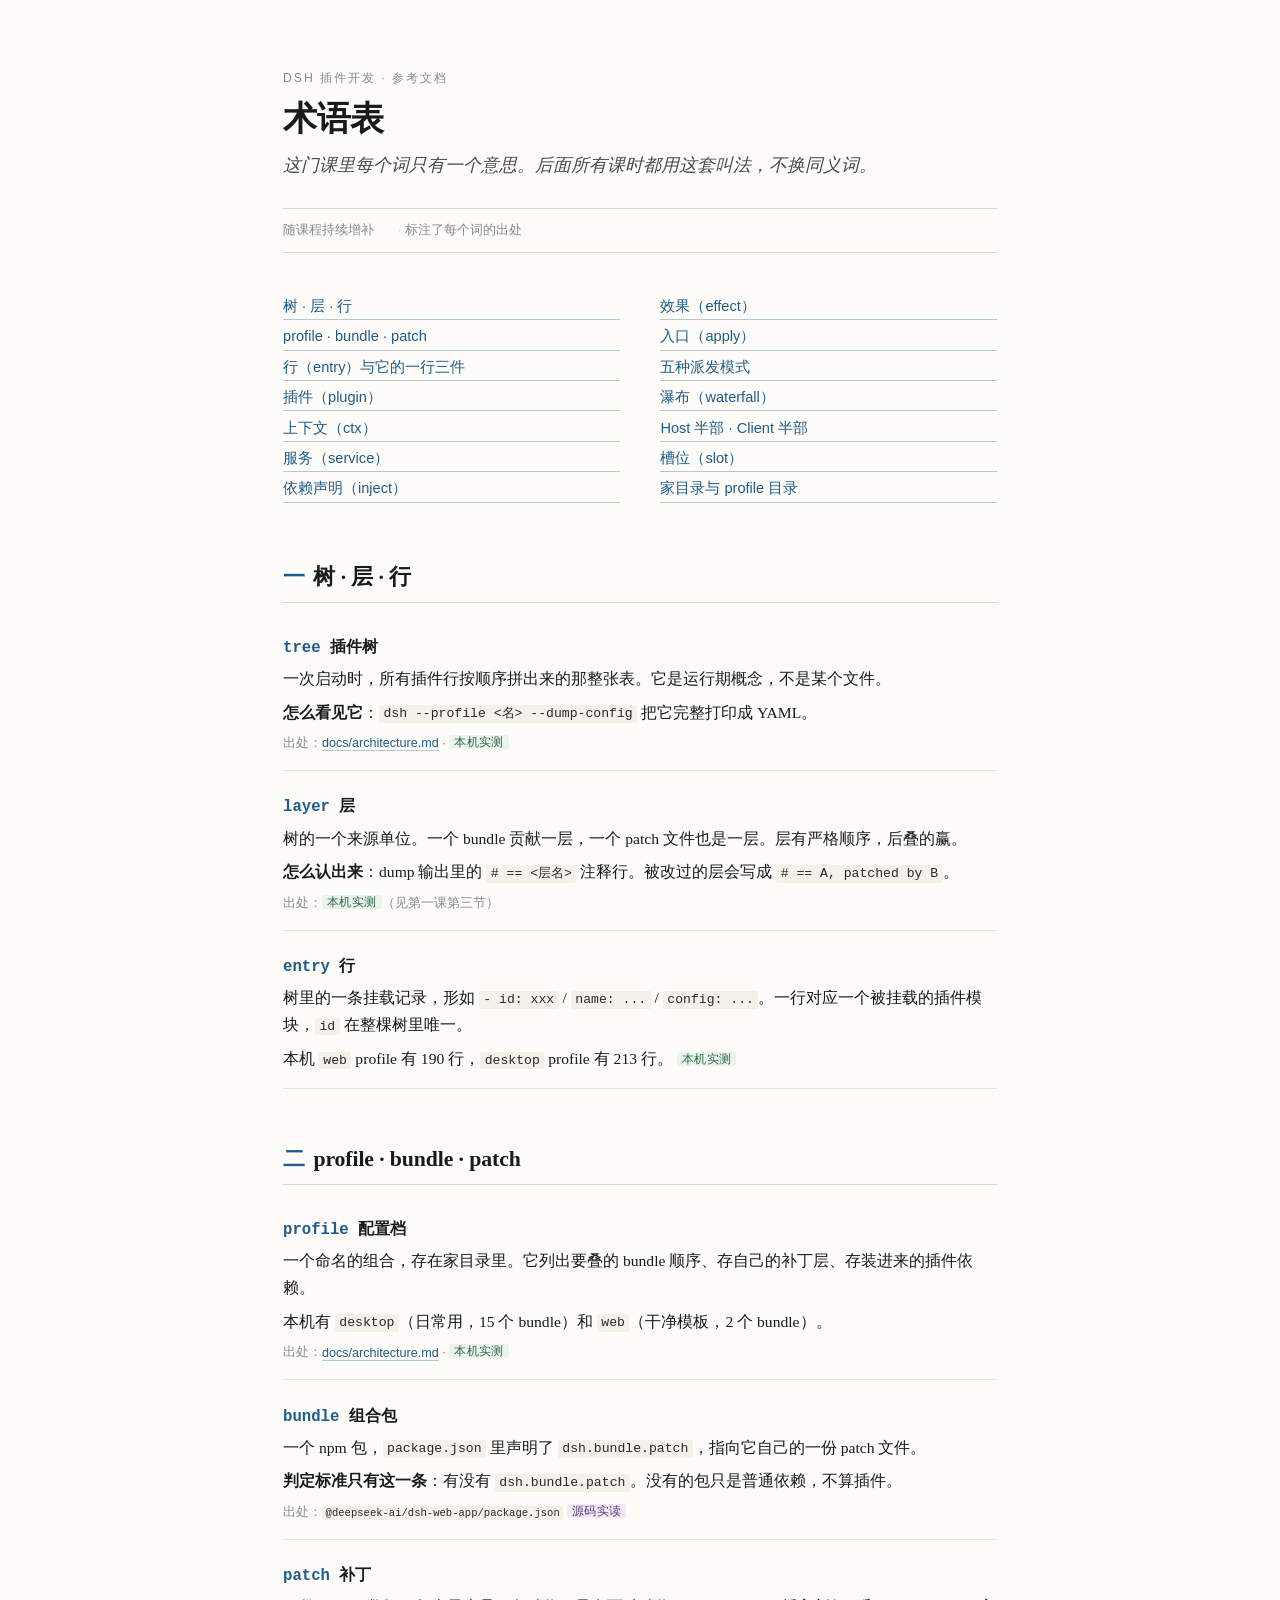
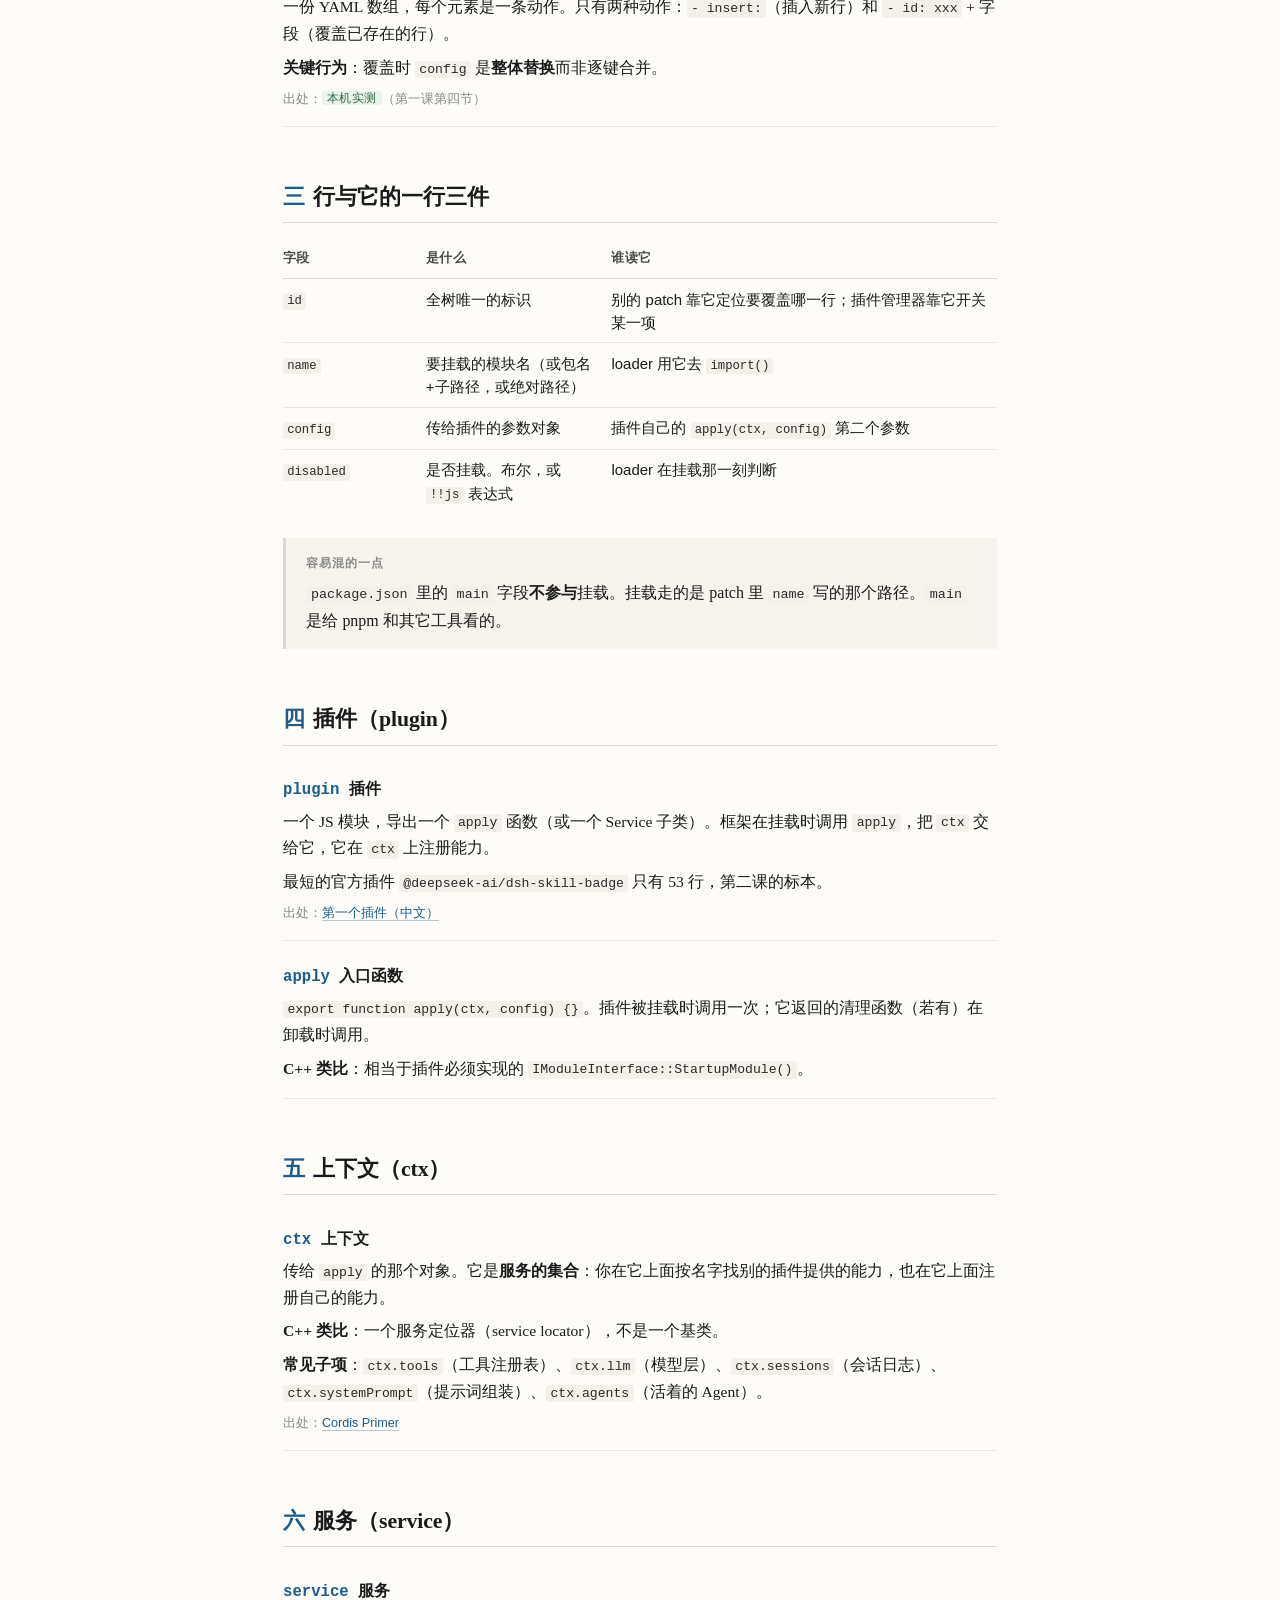
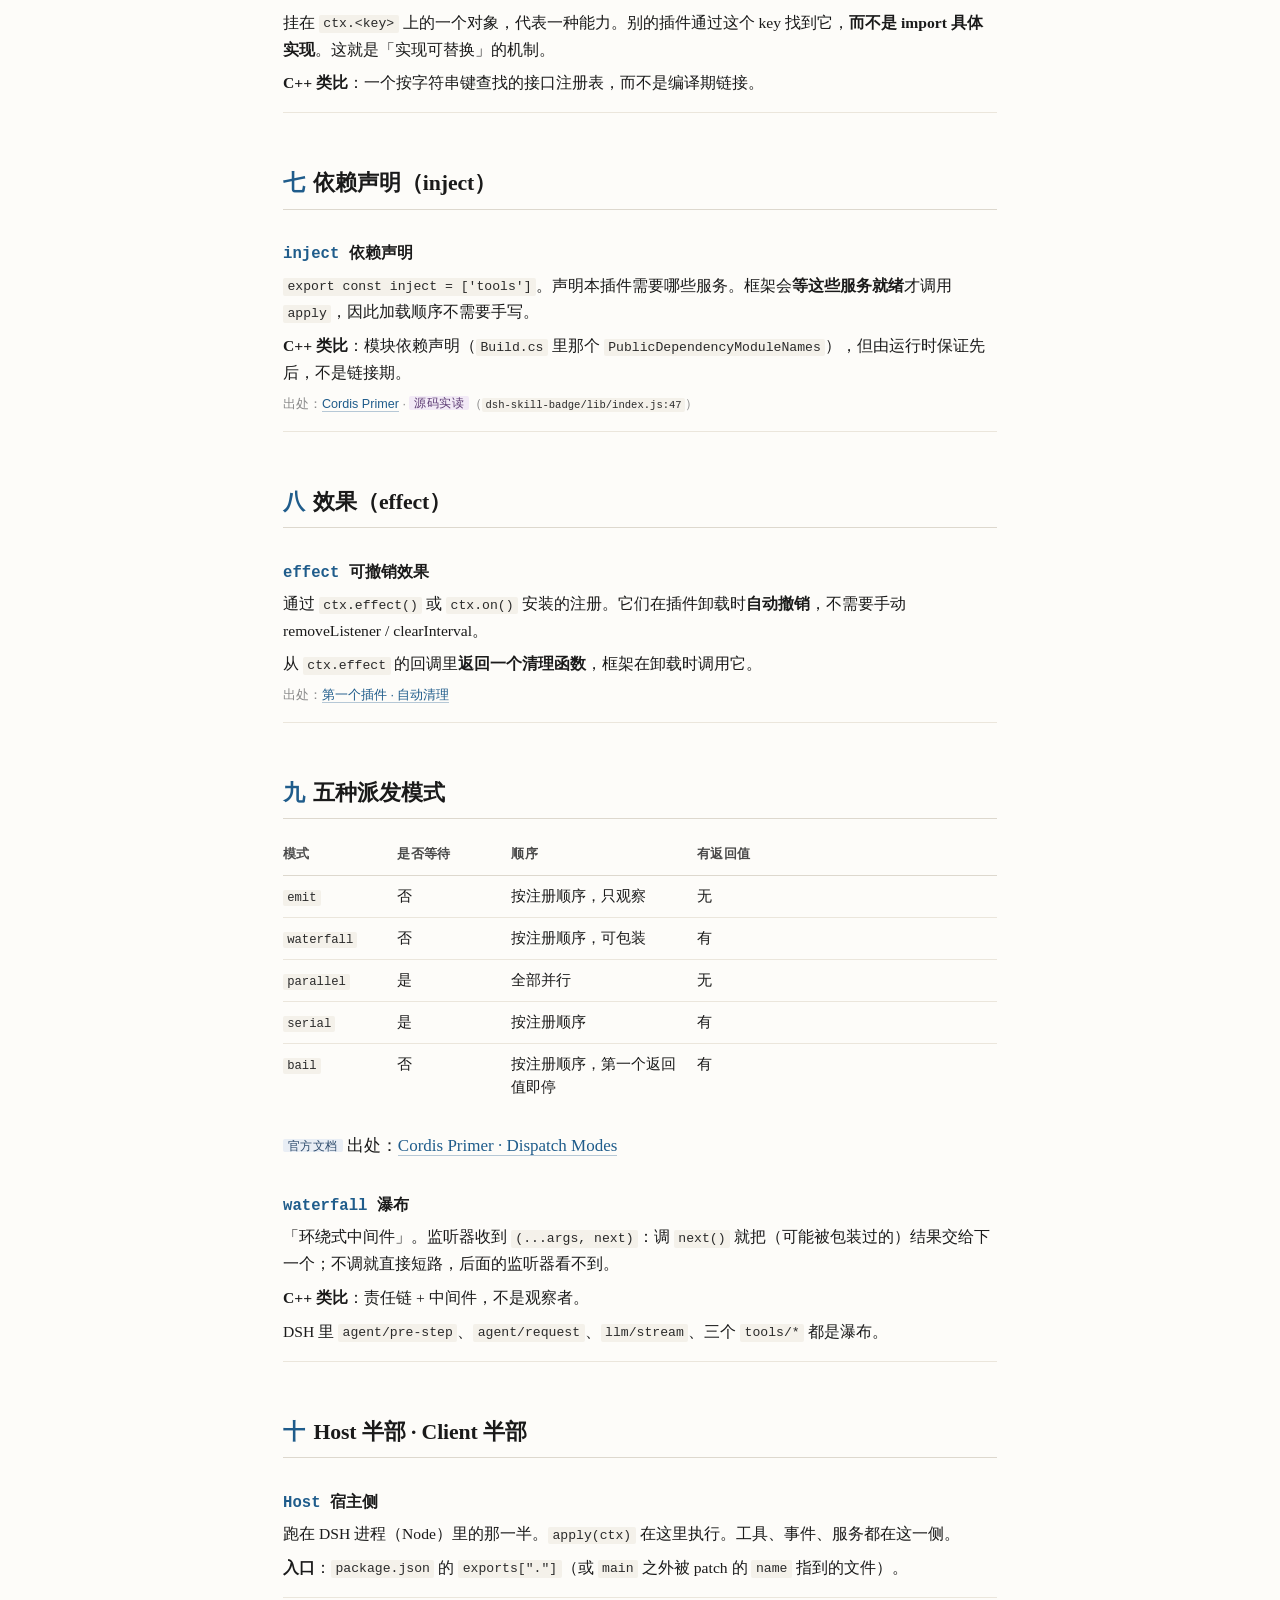
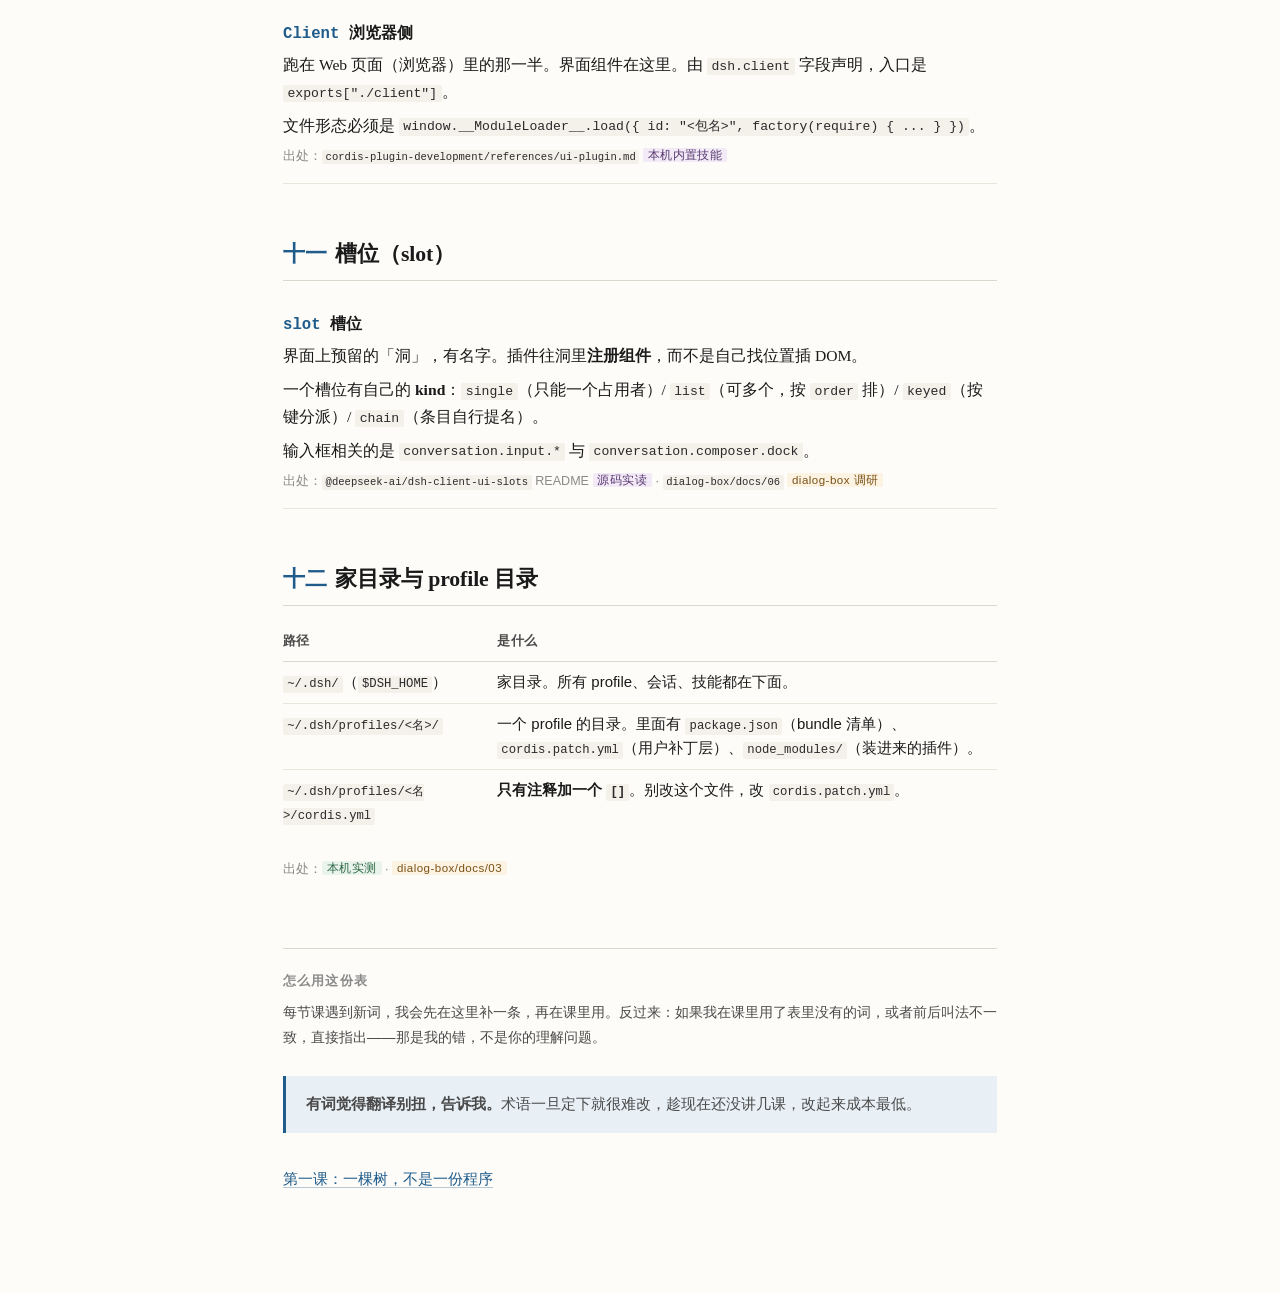
<file: reference/glossary.html>
<!DOCTYPE html>
<html lang="zh-CN">
<head>
<meta charset="UTF-8">
<meta name="viewport" content="width=device-width, initial-scale=1.0">
<title>DSH 插件开发 · 术语表</title>
<link rel="stylesheet" href="../assets/course.css">
<style>
  .term {
    border-bottom: 1px solid var(--rule-soft);
    padding: 0.9rem 0;
    margin: 0 0 0.4rem;
  }
  .term:last-child { border-bottom: none; }
  .term-name {
    font-family: var(--mono);
    font-size: 0.92rem;
    font-weight: 600;
    color: var(--accent);
    margin-bottom: 0.25rem;
  }
  .term-name .zh {
    font-family: var(--serif);
    color: var(--ink);
    font-weight: 600;
    margin-right: 0.6rem;
  }
  .term-body { font-size: 0.92rem; margin: 0; }
  .term-body p { margin: 0 0 0.4rem; }
  .term-body p:last-child { margin-bottom: 0; }
  .term-src {
    font-family: var(--sans);
    font-size: 0.74rem;
    color: var(--ink-faint);
  }
  .toc-cols {
    columns: 2;
    column-gap: 2.4rem;
    font-family: var(--sans);
    font-size: 0.86rem;
    margin-bottom: 2rem;
  }
  .toc-cols a { display: block; margin-bottom: 0.25rem; break-inside: avoid; }
  @media (max-width: 640px) { .toc-cols { columns: 1; } }
</style>
</head>
<body>

<div class="course-mark">DSH 插件开发 · 参考文档</div>
<h1>术语表</h1>
<p class="subtitle">这门课里每个词只有一个意思。后面所有课时都用这套叫法，不换同义词。</p>

<div class="meta-strip">
  <span>随课程持续增补</span>
  <span>标注了每个词的出处</span>
</div>

<div class="toc-cols">
  <a href="#tree">树 · 层 · 行</a>
  <a href="#three">profile · bundle · patch</a>
  <a href="#row">行（entry）与它的一行三件</a>
  <a href="#plugin">插件（plugin）</a>
  <a href="#ctx">上下文（ctx）</a>
  <a href="#service">服务（service）</a>
  <a href="#inject">依赖声明（inject）</a>
  <a href="#effect">效果（effect）</a>
  <a href="#apply">入口（apply）</a>
  <a href="#dispatch">五种派发模式</a>
  <a href="#waterfall">瀑布（waterfall）</a>
  <a href="#host-client">Host 半部 · Client 半部</a>
  <a href="#slot">槽位（slot）</a>
  <a href="#profile-dir">家目录与 profile 目录</a>
</div>

<h2 id="tree"><span class="num">一</span>树 · 层 · 行</h2>

<div class="term">
  <div class="term-name">tree <span class="zh">插件树</span></div>
  <div class="term-body">
    <p>一次启动时，所有插件行按顺序拼出来的那整张表。它是运行期概念，不是某个文件。</p>
    <p><strong>怎么看见它</strong>：<code>dsh --profile &lt;名&gt; --dump-config</code> 把它完整打印成 YAML。</p>
    <p class="term-src">出处：<a href="https://github.com/deepseek-ai/deepseek-harness/blob/master/docs/architecture.md">docs/architecture.md</a> · <span class="tag tag-test">本机实测</span></p>
  </div>
</div>

<div class="term">
  <div class="term-name">layer <span class="zh">层</span></div>
  <div class="term-body">
    <p>树的一个来源单位。一个 bundle 贡献一层，一个 patch 文件也是一层。层有严格顺序，后叠的赢。</p>
    <p><strong>怎么认出来</strong>：dump 输出里的 <code># == &lt;层名&gt;</code> 注释行。被改过的层会写成 <code># == A, patched by B</code>。</p>
    <p class="term-src">出处：<span class="tag tag-test">本机实测</span>（见第一课第三节）</p>
  </div>
</div>

<div class="term">
  <div class="term-name">entry <span class="zh">行</span></div>
  <div class="term-body">
    <p>树里的一条挂载记录，形如 <code>- id: xxx</code> / <code>name: ...</code> / <code>config: ...</code>。一行对应一个被挂载的插件模块，<code>id</code> 在整棵树里唯一。</p>
    <p>本机 <code>web</code> profile 有 190 行，<code>desktop</code> profile 有 213 行。 <span class="tag tag-test">本机实测</span></p>
  </div>
</div>

<h2 id="three"><span class="num">二</span>profile · bundle · patch</h2>

<div class="term">
  <div class="term-name">profile <span class="zh">配置档</span></div>
  <div class="term-body">
    <p>一个命名的组合，存在家目录里。它列出要叠的 bundle 顺序、存自己的补丁层、存装进来的插件依赖。</p>
    <p>本机有 <code>desktop</code>（日常用，15 个 bundle）和 <code>web</code>（干净模板，2 个 bundle）。</p>
    <p class="term-src">出处：<a href="https://github.com/deepseek-ai/deepseek-harness/blob/master/docs/architecture.md">docs/architecture.md</a> · <span class="tag tag-test">本机实测</span></p>
  </div>
</div>

<div class="term">
  <div class="term-name">bundle <span class="zh">组合包</span></div>
  <div class="term-body">
    <p>一个 npm 包，<code>package.json</code> 里声明了 <code>dsh.bundle.patch</code>，指向它自己的一份 patch 文件。</p>
    <p><strong>判定标准只有这一条</strong>：有没有 <code>dsh.bundle.patch</code>。没有的包只是普通依赖，不算插件。</p>
    <p class="term-src">出处：<code>@deepseek-ai/dsh-web-app/package.json</code> <span class="tag tag-src">源码实读</span></p>
  </div>
</div>

<div class="term">
  <div class="term-name">patch <span class="zh">补丁</span></div>
  <div class="term-body">
    <p>一份 YAML 数组，每个元素是一条动作。只有两种动作：<code>- insert:</code>（插入新行）和 <code>- id: xxx</code> + 字段（覆盖已存在的行）。</p>
    <p><strong>关键行为</strong>：覆盖时 <code>config</code> 是<strong>整体替换</strong>而非逐键合并。</p>
    <p class="term-src">出处：<span class="tag tag-test">本机实测</span>（第一课第四节）</p>
  </div>
</div>

<h2 id="row"><span class="num">三</span>行与它的一行三件</h2>

<table>
  <thead><tr><th style="width:20%">字段</th><th style="width:26%">是什么</th><th>谁读它</th></tr></thead>
  <tbody>
    <tr><td><code>id</code></td><td>全树唯一的标识</td><td>别的 patch 靠它定位要覆盖哪一行；插件管理器靠它开关某一项</td></tr>
    <tr><td><code>name</code></td><td>要挂载的模块名（或包名+子路径，或绝对路径）</td><td>loader 用它去 <code>import()</code></td></tr>
    <tr><td><code>config</code></td><td>传给插件的参数对象</td><td>插件自己的 <code>apply(ctx, config)</code> 第二个参数</td></tr>
    <tr><td><code>disabled</code></td><td>是否挂载。布尔，或 <code>!!js</code> 表达式</td><td>loader 在挂载那一刻判断</td></tr>
  </tbody>
</table>

<div class="note">
  <span class="label">容易混的一点</span>
  <p><code>package.json</code> 里的 <code>main</code> 字段<strong>不参与</strong>挂载。挂载走的是 patch 里 <code>name</code> 写的那个路径。<code>main</code> 是给 pnpm 和其它工具看的。</p>
</div>

<h2 id="plugin"><span class="num">四</span>插件（plugin）</h2>

<div class="term">
  <div class="term-name">plugin <span class="zh">插件</span></div>
  <div class="term-body">
    <p>一个 JS 模块，导出一个 <code>apply</code> 函数（或一个 Service 子类）。框架在挂载时调用 <code>apply</code>，把 <code>ctx</code> 交给它，它在 <code>ctx</code> 上注册能力。</p>
    <p>最短的官方插件 <code>@deepseek-ai/dsh-skill-badge</code> 只有 53 行，第二课的标本。</p>
    <p class="term-src">出处：<a href="https://github.com/deepseek-ai/deepseek-harness/blob/master/docs/user/develop/basic/index.zh.md">第一个插件（中文）</a></p>
  </div>
</div>

<div class="term">
  <div class="term-name">apply <span class="zh">入口函数</span></div>
  <div class="term-body">
    <p><code>export function apply(ctx, config) {}</code>。插件被挂载时调用一次；它返回的清理函数（若有）在卸载时调用。</p>
    <p><strong>C++ 类比</strong>：相当于插件必须实现的 <code>IModuleInterface::StartupModule()</code>。</p>
  </div>
</div>

<h2 id="ctx"><span class="num">五</span>上下文（ctx）</h2>

<div class="term">
  <div class="term-name">ctx <span class="zh">上下文</span></div>
  <div class="term-body">
    <p>传给 <code>apply</code> 的那个对象。它是<strong>服务的集合</strong>：你在它上面按名字找别的插件提供的能力，也在它上面注册自己的能力。</p>
    <p><strong>C++ 类比</strong>：一个服务定位器（service locator），不是一个基类。</p>
    <p><strong>常见子项</strong>：<code>ctx.tools</code>（工具注册表）、<code>ctx.llm</code>（模型层）、<code>ctx.sessions</code>（会话日志）、<code>ctx.systemPrompt</code>（提示词组装）、<code>ctx.agents</code>（活着的 Agent）。</p>
    <p class="term-src">出处：<a href="https://github.com/deepseek-ai/deepseek-harness/blob/master/docs/cordis-primer.md">Cordis Primer</a></p>
  </div>
</div>

<h2 id="service"><span class="num">六</span>服务（service）</h2>

<div class="term">
  <div class="term-name">service <span class="zh">服务</span></div>
  <div class="term-body">
    <p>挂在 <code>ctx.&lt;key&gt;</code> 上的一个对象，代表一种能力。别的插件通过这个 key 找到它，<strong>而不是 import 具体实现</strong>。这就是「实现可替换」的机制。</p>
    <p><strong>C++ 类比</strong>：一个按字符串键查找的接口注册表，而不是编译期链接。</p>
  </div>
</div>

<h2 id="inject"><span class="num">七</span>依赖声明（inject）</h2>

<div class="term">
  <div class="term-name">inject <span class="zh">依赖声明</span></div>
  <div class="term-body">
    <p><code>export const inject = ['tools']</code>。声明本插件需要哪些服务。框架会<strong>等这些服务就绪</strong>才调用 <code>apply</code>，因此加载顺序不需要手写。</p>
    <p><strong>C++ 类比</strong>：模块依赖声明（<code>Build.cs</code> 里那个 <code>PublicDependencyModuleNames</code>），但由运行时保证先后，不是链接期。</p>
    <p class="term-src">出处：<a href="https://github.com/deepseek-ai/deepseek-harness/blob/master/docs/cordis-primer.md">Cordis Primer</a> · <span class="tag tag-src">源码实读</span>（<code>dsh-skill-badge/lib/index.js:47</code>）</p>
  </div>
</div>

<h2 id="effect"><span class="num">八</span>效果（effect）</h2>

<div class="term">
  <div class="term-name">effect <span class="zh">可撤销效果</span></div>
  <div class="term-body">
    <p>通过 <code>ctx.effect()</code> 或 <code>ctx.on()</code> 安装的注册。它们在插件卸载时<strong>自动撤销</strong>，不需要手动 removeListener / clearInterval。</p>
    <p>从 <code>ctx.effect</code> 的回调里<strong>返回一个清理函数</strong>，框架在卸载时调用它。</p>
    <p class="term-src">出处：<a href="https://github.com/deepseek-ai/deepseek-harness/blob/master/docs/user/develop/basic/index.zh.md">第一个插件 · 自动清理</a></p>
  </div>
</div>

<h2 id="dispatch"><span class="num">九</span>五种派发模式</h2>

<table>
  <thead><tr><th style="width:16%">模式</th><th style="width:16%">是否等待</th><th style="width:26%">顺序</th><th>有返回值</th></tr></thead>
  <tbody>
    <tr><td><code>emit</code></td><td>否</td><td>按注册顺序，只观察</td><td>无</td></tr>
    <tr><td><code>waterfall</code></td><td>否</td><td>按注册顺序，可包装</td><td>有</td></tr>
    <tr><td><code>parallel</code></td><td>是</td><td>全部并行</td><td>无</td></tr>
    <tr><td><code>serial</code></td><td>是</td><td>按注册顺序</td><td>有</td></tr>
    <tr><td><code>bail</code></td><td>否</td><td>按注册顺序，第一个返回值即停</td><td>有</td></tr>
  </tbody>
</table>

<p><span class="tag tag-doc">官方文档</span> 出处：<a href="https://github.com/deepseek-ai/deepseek-harness/blob/master/docs/cordis-primer.md">Cordis Primer · Dispatch Modes</a></p>

<div class="term">
  <div class="term-name">waterfall <span class="zh">瀑布</span></div>
  <div class="term-body">
    <p>「环绕式中间件」。监听器收到 <code>(...args, next)</code>：调 <code>next()</code> 就把（可能被包装过的）结果交给下一个；不调就直接短路，后面的监听器看不到。</p>
    <p><strong>C++ 类比</strong>：责任链 + 中间件，不是观察者。</p>
    <p>DSH 里 <code>agent/pre-step</code>、<code>agent/request</code>、<code>llm/stream</code>、三个 <code>tools/*</code> 都是瀑布。</p>
  </div>
</div>

<h2 id="host-client"><span class="num">十</span>Host 半部 · Client 半部</h2>

<div class="term">
  <div class="term-name">Host <span class="zh">宿主侧</span></div>
  <div class="term-body">
    <p>跑在 DSH 进程（Node）里的那一半。<code>apply(ctx)</code> 在这里执行。工具、事件、服务都在这一侧。</p>
    <p><strong>入口</strong>：<code>package.json</code> 的 <code>exports["."]</code>（或 <code>main</code> 之外被 patch 的 <code>name</code> 指到的文件）。</p>
  </div>
</div>

<div class="term">
  <div class="term-name">Client <span class="zh">浏览器侧</span></div>
  <div class="term-body">
    <p>跑在 Web 页面（浏览器）里的那一半。界面组件在这里。由 <code>dsh.client</code> 字段声明，入口是 <code>exports["./client"]</code>。</p>
    <p>文件形态必须是 <code>window.__ModuleLoader__.load({ id: "&lt;包名&gt;", factory(require) { ... } })</code>。</p>
    <p class="term-src">出处：<code>cordis-plugin-development/references/ui-plugin.md</code> <span class="tag tag-src">本机内置技能</span></p>
  </div>
</div>

<h2 id="slot"><span class="num">十一</span>槽位（slot）</h2>

<div class="term">
  <div class="term-name">slot <span class="zh">槽位</span></div>
  <div class="term-body">
    <p>界面上预留的「洞」，有名字。插件往洞里<strong>注册组件</strong>，而不是自己找位置插 DOM。</p>
    <p>一个槽位有自己的 <strong>kind</strong>：<code>single</code>（只能一个占用者）/ <code>list</code>（可多个，按 <code>order</code> 排）/ <code>keyed</code>（按键分派）/ <code>chain</code>（条目自行提名）。</p>
    <p>输入框相关的是 <code>conversation.input.*</code> 与 <code>conversation.composer.dock</code>。</p>
    <p class="term-src">出处：<code>@deepseek-ai/dsh-client-ui-slots</code> README <span class="tag tag-src">源码实读</span> · <code>dialog-box/docs/06</code> <span class="tag tag-dbox">dialog-box 调研</span></p>
  </div>
</div>

<h2 id="profile-dir"><span class="num">十二</span>家目录与 profile 目录</h2>

<table>
  <thead><tr><th style="width:30%">路径</th><th>是什么</th></tr></thead>
  <tbody>
    <tr><td><code>~/.dsh/</code>（<code>$DSH_HOME</code>）</td><td>家目录。所有 profile、会话、技能都在下面。</td></tr>
    <tr><td><code>~/.dsh/profiles/&lt;名&gt;/</code></td><td>一个 profile 的目录。里面有 <code>package.json</code>（bundle 清单）、<code>cordis.patch.yml</code>（用户补丁层）、<code>node_modules/</code>（装进来的插件）。</td></tr>
    <tr><td><code>~/.dsh/profiles/&lt;名&gt;/cordis.yml</code></td><td><strong>只有注释加一个 <code>[]</code></strong>。别改这个文件，改 <code>cordis.patch.yml</code>。</td></tr>
  </tbody>
</table>

<p class="term-src">出处：<span class="tag tag-test">本机实测</span> · <span class="tag tag-dbox">dialog-box/docs/03</span></p>

<div class="lesson-footer">
  <h3>怎么用这份表</h3>
  <p>每节课遇到新词，我会先在这里补一条，再在课里用。反过来：如果我在课里用了表里没有的词，或者前后叫法不一致，直接指出——那是我的错，不是你的理解问题。</p>

  <div class="ask-teacher">
    <p><strong>有词觉得翻译别扭，告诉我。</strong>术语一旦定下就很难改，趁现在还没讲几课，改起来成本最低。</p>
  </div>

  <div class="lesson-nav">
    <span><a href="../lessons/0001-a-tree-not-a-program.html">第一课：一棵树，不是一份程序</a></span>
  </div>
</div>

</body>
</html>
</file>
<file: assets/course.css>
/* ============================================================
   昼 · 教学课件共享样式表
   所有 lessons/*.html 与 reference/*.html 都链接这一份。
   设计取向：Tufte 式留白、窄栏、衬线正文、克制的强调色。
   打印友好：A4 宽度下自动收窄、隐藏交互控件。
   ============================================================ */

:root {
  --ink:        #1a1a1a;
  --ink-soft:   #4a4a4a;
  --ink-faint:  #8a8a8a;
  --paper:      #fdfcf9;
  --paper-warm: #f7f4ee;
  --rule:       #ddd8ce;
  --rule-soft:  #ebe6dc;
  --accent:     #1f5c8b;   /* 主强调：链接、标题线 */
  --accent-lt:  #e8f0f6;
  --warn:       #8a4b1f;   /* 警示：坑、推翻的设想 */
  --warn-lt:    #fbf0e8;
  --ok:         #2f6b46;   /* 通过：实测结果 */
  --ok-lt:      #eaf3ec;
  --code-bg:    #f4f1ea;
  --serif:      "Iowan Old Style", "Palatino Linotype", Palatino, "Songti SC",
                "Source Han Serif SC", "Noto Serif CJK SC", Georgia, serif;
  --sans:       "Inter", -apple-system, "Segoe UI", "PingFang SC",
                "Microsoft YaHei", sans-serif;
  --mono:       "SF Mono", "Cascadia Mono", "JetBrains Mono", Consolas,
                "Courier New", monospace;
}

* { box-sizing: border-box; }

html {
  font-size: 17px;
  -webkit-text-size-adjust: 100%;
}

body {
  margin: 0;
  padding: 4rem 2rem 6rem;
  background: var(--paper);
  color: var(--ink);
  font-family: var(--serif);
  line-height: 1.72;
  max-width: 46rem;
  margin-left: auto;
  margin-right: auto;
  text-rendering: optimizeLegibility;
}

/* ---------- 课头 ---------- */

.course-mark {
  font-family: var(--sans);
  font-size: 0.72rem;
  letter-spacing: 0.16em;
  text-transform: uppercase;
  color: var(--ink-faint);
  margin-bottom: 0.5rem;
}

h1 {
  font-size: 2rem;
  line-height: 1.25;
  font-weight: 600;
  margin: 0 0 0.6rem;
  letter-spacing: -0.01em;
}

.subtitle {
  font-size: 1.05rem;
  color: var(--ink-soft);
  font-style: italic;
  margin: 0 0 1.6rem;
}

.meta-strip {
  font-family: var(--sans);
  font-size: 0.78rem;
  color: var(--ink-faint);
  border-top: 1px solid var(--rule);
  border-bottom: 1px solid var(--rule);
  padding: 0.6rem 0;
  margin-bottom: 2.4rem;
  display: flex;
  flex-wrap: wrap;
  gap: 0.4rem 1.4rem;
}

.meta-strip span::before {
  content: "· ";
  color: var(--rule);
}
.meta-strip span:first-child::before { content: ""; }

/* ---------- 目标框：每课开头必有的"读完能回答" ---------- */

.objectives {
  background: var(--accent-lt);
  border-left: 3px solid var(--accent);
  padding: 1.1rem 1.4rem;
  margin: 0 0 2.4rem;
  font-family: var(--sans);
  font-size: 0.92rem;
  line-height: 1.65;
}

.objectives h2 {
  font-family: var(--sans);
  font-size: 0.78rem;
  letter-spacing: 0.1em;
  text-transform: uppercase;
  color: var(--accent);
  margin: 0 0 0.6rem;
  font-weight: 600;
}

.objectives ol { margin: 0; padding-left: 1.3rem; }
.objectives li { margin-bottom: 0.3rem; }
.objectives li:last-child { margin-bottom: 0; }

/* ---------- 正文标题 ---------- */

h2 {
  font-size: 1.28rem;
  font-weight: 600;
  margin: 3rem 0 0.9rem;
  padding-bottom: 0.35rem;
  border-bottom: 1px solid var(--rule);
  letter-spacing: -0.005em;
}

h2 .num {
  font-family: var(--sans);
  color: var(--accent);
  font-weight: 600;
  margin-right: 0.5rem;
}

h3 {
  font-size: 1.02rem;
  font-weight: 600;
  margin: 1.9rem 0 0.5rem;
  color: var(--ink);
}

h4 {
  font-size: 0.92rem;
  font-weight: 600;
  margin: 1.4rem 0 0.4rem;
  color: var(--ink-soft);
  font-family: var(--sans);
}

p { margin: 0 0 1rem; }

a {
  color: var(--accent);
  text-decoration: none;
  border-bottom: 1px solid rgba(31, 92, 139, 0.32);
}
a:hover { border-bottom-color: var(--accent); }

strong { font-weight: 600; }
em { font-style: italic; }

ul, ol { margin: 0 0 1rem; padding-left: 1.5rem; }
li { margin-bottom: 0.4rem; }

/* ---------- 代码 ---------- */

code {
  font-family: var(--mono);
  font-size: 0.84em;
  background: var(--code-bg);
  padding: 0.1em 0.34em;
  border-radius: 2px;
  color: #2a2a2a;
}

pre {
  font-family: var(--mono);
  font-size: 0.8rem;
  line-height: 1.6;
  background: var(--code-bg);
  border-left: 2px solid var(--rule);
  padding: 0.9rem 1.1rem;
  overflow-x: auto;
  margin: 0 0 1.2rem;
}

pre code {
  background: none;
  padding: 0;
  font-size: inherit;
}

/* 代码块上的出处标签 */
.code-label {
  font-family: var(--sans);
  font-size: 0.72rem;
  color: var(--ink-faint);
  letter-spacing: 0.04em;
  margin: 0 0 0.3rem;
  display: block;
}

/* ---------- 依据标签：可读性关键 ---------- */

.tag {
  font-family: var(--sans);
  font-size: 0.68rem;
  letter-spacing: 0.04em;
  padding: 0.08em 0.42em;
  border-radius: 2px;
  vertical-align: 0.1em;
  white-space: nowrap;
  font-weight: 500;
}
.tag-doc  { background: #e9eef5; color: #2c4a6b; }
.tag-test { background: var(--ok-lt); color: var(--ok); }
.tag-src  { background: #f2eaf6; color: #5b3a72; }
.tag-dbox { background: #fdf3e2; color: #7a5218; }
.tag-plan { background: #f0f0f0; color: #666; }

/* ---------- 提示块 ---------- */

.note, .warn, .win {
  padding: 0.9rem 1.2rem;
  margin: 0 0 1.3rem;
  font-size: 0.94rem;
  border-left: 3px solid;
}
.note { background: var(--paper-warm); border-color: var(--rule); }
.warn { background: var(--warn-lt); border-color: var(--warn); }
.win  { background: var(--ok-lt);   border-color: var(--ok); }

.note .label, .warn .label, .win .label {
  font-family: var(--sans);
  font-size: 0.72rem;
  letter-spacing: 0.08em;
  text-transform: uppercase;
  font-weight: 600;
  display: block;
  margin-bottom: 0.3rem;
}
.warn .label { color: var(--warn); }
.win  .label { color: var(--ok); }
.note .label { color: var(--ink-faint); }

.note p:last-child, .warn p:last-child, .win p:last-child { margin-bottom: 0; }

/* ---------- C++ 类比框 ---------- */

.analogy {
  border: 1px solid var(--rule);
  background: #fff;
  padding: 1rem 1.2rem;
  margin: 0 0 1.3rem;
  font-size: 0.93rem;
}
.analogy .label {
  font-family: var(--sans);
  font-size: 0.7rem;
  letter-spacing: 0.08em;
  text-transform: uppercase;
  color: var(--ink-faint);
  display: block;
  margin-bottom: 0.4rem;
  font-weight: 600;
}
.analogy p:last-child { margin-bottom: 0; }

/* ---------- 表格 ---------- */

table {
  width: 100%;
  border-collapse: collapse;
  margin: 0 0 1.4rem;
  font-size: 0.88rem;
  font-family: var(--sans);
}

th {
  text-align: left;
  font-weight: 600;
  font-size: 0.78rem;
  letter-spacing: 0.03em;
  color: var(--ink-soft);
  border-bottom: 1.5px solid var(--rule);
  padding: 0.5rem 0.6rem 0.5rem 0;
  vertical-align: bottom;
}

td {
  padding: 0.5rem 0.6rem 0.5rem 0;
  border-bottom: 1px solid var(--rule-soft);
  vertical-align: top;
  line-height: 1.55;
}

tr:last-child td { border-bottom: none; }

td code, th code { font-size: 0.82em; }

/* ---------- 对照表：推翻的设想 ---------- */

.before-after {
  display: grid;
  grid-template-columns: 1fr 1fr;
  gap: 0;
  border: 1px solid var(--rule);
  margin: 0 0 1.4rem;
  font-size: 0.88rem;
}
.before-after > div { padding: 0.8rem 1rem; }
.before-after .head {
  font-family: var(--sans);
  font-size: 0.72rem;
  letter-spacing: 0.08em;
  text-transform: uppercase;
  font-weight: 600;
  border-bottom: 1px solid var(--rule);
  background: var(--paper-warm);
}
.before-after .left  { border-right: 1px solid var(--rule); }
.before-after .muted { color: var(--ink-faint); text-decoration: line-through; }
.before-after .right { color: var(--ok); }

/* ---------- 可交互：进度/折叠 ---------- */

details {
  border: 1px solid var(--rule);
  padding: 0.7rem 1rem;
  margin: 0 0 1.2rem;
  background: #fff;
}
details summary {
  cursor: pointer;
  font-family: var(--sans);
  font-size: 0.86rem;
  font-weight: 600;
  color: var(--accent);
  list-style: none;
}
details summary::-webkit-details-marker { display: none; }
details summary::before { content: "▸ "; }
details[open] summary::before { content: "▾ "; }
details[open] summary { margin-bottom: 0.7rem; }
details > *:last-child { margin-bottom: 0; }

/* ---------- 自测题 ---------- */

.quiz {
  border-top: 1.5px solid var(--ink);
  margin: 3rem 0 0;
  padding-top: 1.2rem;
}
.quiz h2 { border: none; margin-top: 0; padding-top: 0; }

.quiz-item { margin-bottom: 1.8rem; }

.quiz-q {
  font-weight: 600;
  margin-bottom: 0.6rem;
  font-size: 0.96rem;
}

.quiz-options { list-style: none; padding: 0; margin: 0 0 0.6rem; }

.quiz-options li {
  font-family: var(--sans);
  font-size: 0.88rem;
  border: 1px solid var(--rule);
  padding: 0.45rem 0.8rem;
  margin-bottom: 0.35rem;
  cursor: pointer;
  background: #fff;
  transition: background 0.12s, border-color 0.12s;
  user-select: none;
}
.quiz-options li:hover { border-color: var(--accent); }
.quiz-options li.correct {
  background: var(--ok-lt);
  border-color: var(--ok);
  color: var(--ok);
  font-weight: 600;
}
.quiz-options li.wrong {
  background: var(--warn-lt);
  border-color: var(--warn);
  color: var(--warn);
}
.quiz-options li.reveal { border-color: var(--ok); }
.quiz-options li.locked { cursor: default; }

.quiz-feedback {
  font-family: var(--sans);
  font-size: 0.84rem;
  line-height: 1.6;
  color: var(--ink-soft);
  padding-left: 0.9rem;
  border-left: 2px solid var(--rule);
  display: none;
}
.quiz-feedback.show { display: block; }
.quiz-feedback strong { color: var(--ink); }

.quiz-score {
  font-family: var(--sans);
  font-size: 0.9rem;
  text-align: center;
  padding: 0.8rem;
  background: var(--paper-warm);
  border: 1px solid var(--rule);
  margin-top: 1.5rem;
}

/* ---------- 行动清单 ---------- */

.action-steps {
  counter-reset: step;
  list-style: none;
  padding: 0;
  margin: 0 0 1.4rem;
}
.action-steps > li {
  counter-increment: step;
  position: relative;
  padding-left: 2.2rem;
  margin-bottom: 1rem;
}
.action-steps > li::before {
  content: counter(step);
  position: absolute;
  left: 0;
  top: 0.12rem;
  width: 1.5rem;
  height: 1.5rem;
  background: var(--accent);
  color: #fff;
  font-family: var(--sans);
  font-size: 0.78rem;
  font-weight: 600;
  border-radius: 50%;
  display: flex;
  align-items: center;
  justify-content: center;
}

/* ---------- 课尾 ---------- */

.lesson-footer {
  margin-top: 4rem;
  padding-top: 1.2rem;
  border-top: 1px solid var(--rule);
  font-family: var(--sans);
  font-size: 0.84rem;
  color: var(--ink-soft);
  line-height: 1.7;
}
.lesson-footer h3 {
  font-family: var(--sans);
  font-size: 0.76rem;
  letter-spacing: 0.09em;
  text-transform: uppercase;
  color: var(--ink-faint);
  margin: 1.4rem 0 0.5rem;
  border: none;
}
.lesson-footer h3:first-child { margin-top: 0; }

.ask-teacher {
  background: var(--accent-lt);
  border-left: 3px solid var(--accent);
  padding: 0.9rem 1.2rem;
  margin: 1.6rem 0 0;
  font-size: 0.9rem;
}
.ask-teacher p { margin: 0; }

.lesson-nav {
  display: flex;
  justify-content: space-between;
  gap: 1rem;
  margin-top: 2rem;
  font-family: var(--sans);
  font-size: 0.86rem;
}

/* ---------- 打印 ---------- */

@media print {
  body {
    max-width: none;
    padding: 0;
    font-size: 10.5pt;
    background: #fff;
  }
  .quiz-options li { cursor: default; }
  details { border: none; padding: 0; }
  details summary { display: none; }
  details > * { display: block !important; }
  .lesson-nav, .quiz-score { display: none; }
  h2 { page-break-after: avoid; }
  pre, table, .analogy, .note, .warn, .win { page-break-inside: avoid; }
  a { color: var(--ink); border-bottom: none; }
  a[href^="http"]::after {
    content: " (" attr(href) ")";
    font-size: 0.7em;
    color: var(--ink-faint);
  }
}

@media (max-width: 640px) {
  body { padding: 2rem 1.2rem 4rem; font-size: 16px; }
  h1 { font-size: 1.6rem; }
  .before-after { grid-template-columns: 1fr; }
  .before-after .left { border-right: none; border-bottom: 1px solid var(--rule); }
}
</file>
